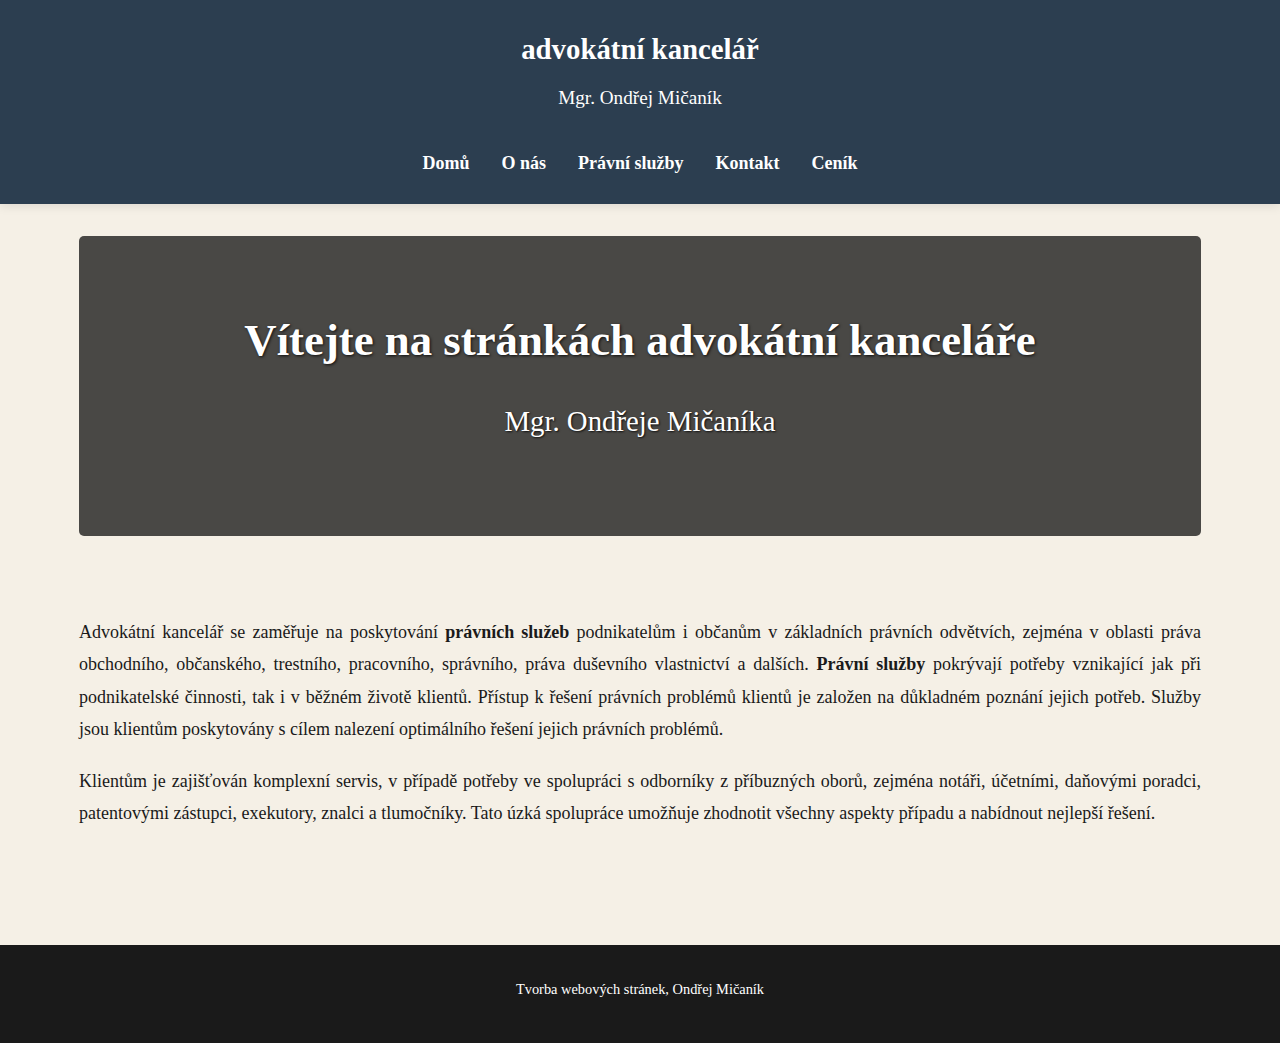
<file: index.html>
<!DOCTYPE html>
<html lang="cs">
<head>
    <meta charset="UTF-8">
    <meta name="viewport" content="width=device-width, initial-scale=1.0">
    <title>Advokátní kancelář Mgr. Ondřej Mičaník</title>
    <style>
        :root {
            --primary: #2c3e50;
            --secondary: #8e6c4d;
            --accent: #b5651d;
            --light: #f5f0e6;
            --dark: #1a1a1a;
        }
        
        * {
            margin: 0;
            padding: 0;
            box-sizing: border-box;
        }
        
        body {
            font-family: 'Georgia', serif;
            line-height: 1.8;
            color: var(--dark);
            background-color: var(--light);
            font-size: 18px;
        }
        
        .container {
            width: 90%;
            max-width: 1200px;
            margin: 0 auto;
            padding: 0 15px;
        }
        
        header {
            background-color: var(--primary);
            color: white;
            padding: 1.5rem 0;
            text-align: center;
            box-shadow: 0 2px 10px rgba(0,0,0,0.1);
        }
        
        .header-container {
            display: flex;
            flex-direction: column;
            align-items: center;
        }
        
        .logo {
            font-size: 1.8rem;
            font-weight: bold;
            margin-bottom: 0.5rem;
        }
        
        .logo h1 {
            font-size: 1.2rem;
            font-weight: normal;
            margin-top: 0.3rem;
        }
        
        nav ul {
            display: flex;
            list-style: none;
            margin-top: 1.5rem;
            flex-wrap: wrap;
            justify-content: center;
        }
        
        nav ul li {
            margin: 0 1rem;
        }
        
        nav ul li a {
            color: white;
            text-decoration: none;
            font-weight: bold;
            padding: 0.5rem 0;
            position: relative;
            transition: color 0.3s;
        }
        
        nav ul li a:hover {
            color: var(--accent);
        }
        
        nav ul li a::after {
            content: '';
            position: absolute;
            bottom: 0;
            left: 0;
            width: 0;
            height: 2px;
            background-color: var(--accent);
            transition: width 0.3s;
        }
        
        nav ul li a:hover::after {
            width: 100%;
        }
        
        .services-dropdown {
            position: relative;
        }
        
        .dropdown {
            display: none;
            position: absolute;
            top: 100%;
            left: 0;
            background-color: white;
            min-width: 250px;
            box-shadow: 0 8px 16px rgba(0,0,0,0.2);
            z-index: 100;
            border-radius: 5px;
            overflow: hidden;
        }
        
        .services-dropdown:hover .dropdown {
            display: block;
        }
        
        .dropdown a {
            color: var(--dark);
            padding: 12px 16px;
            text-decoration: none;
            display: block;
            text-align: left;
            border-bottom: 1px solid #eee;
            transition: background 0.3s;
        }
        
        .dropdown a:hover {
            background-color: var(--light);
            color: var(--accent);
        }
        
        .hero {
            text-align: center;
            padding: 4rem 1rem;
            margin: 2rem 0;
            background: linear-gradient(rgba(0,0,0,0.7), rgba(0,0,0,0.7)), url('https://via.placeholder.com/1200x600?text=Právní+Poradenství');
            background-size: cover;
            background-position: center;
            color: white;
            border-radius: 5px;
        }
        
        .hero h1 {
            font-size: 2.8rem;
            margin-bottom: 1rem;
            text-shadow: 1px 1px 3px rgba(0,0,0,0.8);
        }
        
        .hero h2 {
            font-size: 1.8rem;
            margin-bottom: 1.5rem;
            font-weight: normal;
            text-shadow: 1px 1px 2px rgba(0,0,0,0.8);
        }
        
        .content-section {
            padding: 3rem 0;
        }
        
        .content-section h2 {
            color: var(--primary);
            margin-bottom: 1.5rem;
            padding-bottom: 0.5rem;
            border-bottom: 2px solid var(--secondary);
            font-size: 2.2rem;
        }
        
        .content-section p {
            margin-bottom: 1.2rem;
            text-align: justify;
        }
        
        footer {
            background-color: var(--dark);
            color: white;
            text-align: center;
            padding: 2rem 0;
            margin-top: 3rem;
            font-size: 0.9rem;
        }
        
        footer p {
            margin-bottom: 0.5rem;
        }
        
        .modal {
            display: none;
            position: fixed;
            top: 0;
            left: 0;
            width: 100%;
            height: 100%;
            background-color: rgba(0,0,0,0.7);
            justify-content: center;
            align-items: center;
            z-index: 1000;
            overflow-y: auto;
        }
        
        .modal-content {
            background-color: white;
            padding: 40px;
            border-radius: 10px;
            width: 90%;
            max-width: 900px;
            position: relative;
            max-height: 90vh;
            overflow-y: auto;
            box-shadow: 0 5px 25px rgba(0,0,0,0.3);
            line-height: 1.8;
            font-size: 18px;
        }
        
        .close {
            position: absolute;
            top: 15px;
            right: 15px;
            font-size: 2rem;
            cursor: pointer;
            color: #333;
            transition: color 0.3s;
        }
        
        .close:hover {
            color: var(--accent);
        }
        
        .service-details h2 {
            color: var(--accent);
            margin-bottom: 1.5rem;
            font-size: 2.2rem;
            border-bottom: 2px solid var(--secondary);
            padding-bottom: 10px;
        }
        
        .service-details h3 {
            color: var(--primary);
            margin: 2rem 0 1rem;
            font-size: 1.6rem;
        }
        
        .service-details ul {
            padding-left: 1.5rem;
            margin-bottom: 1.5rem;
        }
        
        .service-details li {
            margin-bottom: 0.8rem;
            position: relative;
            padding-left: 1.5rem;
        }
        
        .service-details li::before {
            content: "•";
            color: var(--accent);
            font-weight: bold;
            display: inline-block;
            width: 1em;
            margin-left: -1.5rem;
            position: absolute;
            left: 0;
        }
        
        @media (max-width: 768px) {
            nav ul {
                flex-direction: column;
                align-items: center;
            }
            
            nav ul li {
                margin: 0.5rem 0;
            }
            
            .hero {
                padding: 2.5rem 1rem;
            }
            
            .hero h1 {
                font-size: 2.2rem;
            }
            
            .hero h2 {
                font-size: 1.5rem;
            }
            
            .content-section h2 {
                font-size: 1.8rem;
            }
            
            .services-dropdown .dropdown {
                position: static;
                min-width: 100%;
            }
            
            .modal-content {
                padding: 20px;
            }
        }
    </style>
</head>
<body>
    <header>
        <div class="container header-container">
            <div class="logo">
                <div>advokátní kancelář</div>
                <h1>Mgr. Ondřej Mičaník</h1>
            </div>
            <nav>
                <ul>
                    <li><a href="index.html">Domů</a></li>
                    <li><a href="onas.html">O nás</a></li>
                    <li class="services-dropdown">
                        <a href="pravni-sluzby.html">Právní služby</a>
                        <div class="dropdown">
                            <a class="service-link" onclick="openServiceModal('obcanske-pravo')">Občanské právo</a>
                            <a class="service-link" onclick="openServiceModal('obchodni-pravo')">Obchodní právo</a>
                            <a class="service-link" onclick="openServiceModal('nemovitosti')">Nemovitosti</a>
                            <a class="service-link" onclick="openServiceModal('pracovni-pravo')">Pracovní právo</a>
                            <a class="service-link" onclick="openServiceModal('dusevni-vlastnictvi')">Právo duševního vlastnictví</a>
                            <a class="service-link" onclick="openServiceModal('vymahani')">Vymáhání pohledávek</a>
                            <a class="service-link" onclick="openServiceModal('stavebni-pravo')">Stavební právo</a>
                            <a class="service-link" onclick="openServiceModal('pojistovaci-pravo')">Pojišťovací právo</a>
                            <a class="service-link" onclick="openServiceModal('trestni-pravo')">Trestní právo</a>
                            <a class="service-link" onclick="openServiceModal('insolvencni-pravo')">Insolvenční právo</a>
                            <a class="service-link" onclick="openServiceModal('rozvody')">Rozvody a vypořádání</a>
                        </div>
                    </li>
                    <li><a href="kontakt.html">Kontakt</a></li>
                    <li><a href="cenik.html">Ceník</a></li>
                </ul>
            </nav>
        </div>
    </header>

    <main class="container">
        <section class="hero">
            <h1>Vítejte na stránkách advokátní kanceláře</h1>
            <h2>Mgr. Ondřeje Mičaníka</h2>
        </section>

        <section class="content-section">
            <p>Advokátní kancelář se zaměřuje na poskytování <strong>právních služeb</strong> podnikatelům i občanům v základních právních odvětvích, zejména v oblasti práva obchodního, občanského, trestního, pracovního, správního, práva duševního vlastnictví a dalších. <strong>Právní služby</strong> pokrývají potřeby vznikající jak při podnikatelské činnosti, tak i v běžném životě klientů. Přístup k řešení právních problémů klientů je založen na důkladném poznání jejich potřeb. Služby jsou klientům poskytovány s cílem nalezení optimálního řešení jejich právních problémů.</p>
            
            <p>Klientům je zajišťován komplexní servis, v případě potřeby ve spolupráci s odborníky z příbuzných oborů, zejména notáři, účetními, daňovými poradci, patentovými zástupci, exekutory, znalci a tlumočníky. Tato úzká spolupráce umožňuje zhodnotit všechny aspekty případu a nabídnout nejlepší řešení.</p>
        </section>
    </main>

    <footer>
        <div class="container">
            <p>Tvorba webových stránek, Ondřej Mičaník</p>
        </div>
    </footer>

    <div id="serviceModal" class="modal">
        <div class="modal-content">
            <span class="close" onclick="closeServiceModal()">&times;</span>
            <div class="service-details" id="serviceDetails"></div>
        </div>
    </div>

    <script>
        function openServiceModal(serviceId) {
            const serviceContent = getServiceContent(serviceId);
            document.getElementById('serviceDetails').innerHTML = serviceContent;
            document.getElementById('serviceModal').style.display = 'flex';
        }
        
        function closeServiceModal() {
            document.getElementById('serviceModal').style.display = 'none';
        }
        
        function getServiceContent(serviceId) {
            const services = {
                'obcanske-pravo': `
                    <h2>Občanské právo</h2>
                    <h3>Vlastnické právo, zástavní právo, věcná břemena</h3>
                    <ul>
                        <li>převody vlastnického práva (nemovitosti, byty, podíly)</li>
                        <li>soudní ochrana vlastnického práva</li>
                        <li>zrušení a vypořádání spoluvlastnictví</li>
                        <li>vypořádání společného jmění manželů v souvislosti s rozvodem</li>
                        <li>soudní spory o vlastnictví</li>
                        <li>problematika věcných břemen</li>
                        <li>zástavní právo</li>
                    </ul>
                    
                    <h3>Občanskoprávní závazky</h3>
                    <ul>
                        <li>sepis a konzultace občanskoprávních smluv (kupní smlouvy, smlouvy o dílo, nájemní smlouvy apod.)</li>
                        <li>problematika náhrada škody a bezdůvodného obohacení</li>
                        <li>řešení sporů z občanskoprávních vztahů soudní i mimosoudní cestou zajištění závazků</li>
                        <li>vymáhání pohledávek z občanskoprávních závazkových vztahů</li>
                        <li>ochrana osobnosti (zejména vymáhání peněžitého zadostiučinění)</li>
                    </ul>
                    
                    <h3>Dědické právo</h3>
                    <ul>
                        <li>pomoc při sepisu závěti, listin o vydědění a dohod dědictví</li>
                        <li>zastupování v řízení o dědictví</li>
                    </ul>
                    
                    <h3>Exekuce a veřejné dražby</h3>
                    <ul>
                        <li>zastupování v exekučním řízení (návrhy na exekuce, obrana před exekucí)</li>
                        <li>problematika veřejných dražeb</li>
                    </ul>
                    
                    <p>Více viz. <a class="service-link" onclick="openServiceModal('nemovitosti')">Nemovitosti</a></p>
                `,
                'obchodni-pravo': `
                    <h2>Obchodní právo</h2>
                    <ul>
                        <li>zakládání a transformace obchodních společností</li>
                        <li>právní poradenství pro podnikatele a společnosti</li>
                        <li>obchodní smlouvy (kupní, dodavatelské, distribuce, franchising)</li>
                        <li>ochrana hospodářské soutěže</li>
                        <li>fúze a akvizice společností</li>
                        <li>likvidace společností</li>
                        <li>právo obchodních korporací (vztahy mezi společníky, valné hromady)</li>
                        <li>řešení obchodněprávních sporů</li>
                        <li>insolvence a reorganizace společností</li>
                    </ul>
                `,
                'nemovitosti': `
                    <h2>Nemovitosti</h2>
                    <ul>
                        <li>příprava smluv o převodech nemovitostí a bytů</li>
                        <li>převody členství v bytových družstvech</li>
                        <li>vypracování návrhů na zápis práv do katastru nemovitostí</li>
                        <li>zastupování v řízení před katastrálním úřadem</li>
                        <li>zástavní práva a věcná břemena k nemovitostem</li>
                        <li>bytové právo - nájem a podnájem bytů - smlouvy, výpovědi z nájmu</li>
                        <li>vypořádání bydlení v souvislosti s rozvodem</li>
                        <li>zakládání společenství vlastníků jednotek a bytových družstev, zpracování jejich stanov</li>
                        <li>nebytové prostory - smlouvy o nájmu a podnájmu</li>
                        <li>řešení sporů souvisejících s vlastnictvím a nájmem nemovitostí, bytů a nebytových prostor (žaloby o určení vlastnického práva, žaloby na ochranu vlastnického práva, spory o platnost nájemních smluv, spory týkající se skončení nájemních vztahů apod.)</li>
                    </ul>
                `,
                'pracovni-pravo': `
                    <h2>Pracovní právo</h2>
                    <ul>
                        <li>příprava a konzultace pracovních smluv</li>
                        <li>konzultace pracovněprávních úkonů zaměstnavatele (jmenování a odvolávání vedoucích zaměstnanců, rozvázání pracovního poměru apod.)</li>
                        <li>manažerské smlouvy</li>
                        <li>náhrada škody v pracovněprávních vztazích - dohody o hmotné odpovědnosti</li>
                        <li>zpracování interních pracovněprávních dokumentů zaměstnavatele (pracovní řády, prémiové řády apod.)</li>
                        <li>zastupování v pracovněprávních sporech</li>
                    </ul>
                `,
                'dusevni-vlastnictvi': `
                    <h2>Právo duševního vlastnictví</h2>
                    <ul>
                        <li>autorské právo a práva související s právem autorským</li>
                        <li>průmyslová práva (patenty, užitné vzory, průmyslové vzory)</li>
                        <li>ochranné známky - registrace, převody, licence, ochrana před neoprávněnými zásahy</li>
                        <li>zastoupení v řízení před Úřadem průmyslového vlastnictví</li>
                        <li>soudní spory související s duševním vlastnictvím</li>
                    </ul>
                `,
                'vymahani': `
                    <h2>Vymáhání pohledávek</h2>
                    <ul>
                        <li>vymáhání pohledávek cestou soudního, rozhodčího řízení</li>
                        <li>mimosoudní vymáhání pohledávek (vyjednání a zpracování dohod o splácení dluhu)</li>
                        <li>zprostředkování odprodeje a odkupu pohledávek</li>
                        <li>zajištění pohledávek (zástavní práva, směnky, zajišťovací převody práv)</li>
                        <li>vymáhání pohledávek v rámci exekuce</li>
                        <li>evidence a správa pohledávek věřitelů</li>
                        <li>uplatňování pohledávek v insolvenčním řízení</li>
                    </ul>
                `,
                'stavebni-pravo': `
                    <h2>Stavební právo</h2>
                    <ul>
                        <li>zastupování v řízení před stavebními úřady</li>
                    </ul>
                `,
                'pojistovaci-pravo': `
                    <h2>Pojišťovací právo</h2>
                    <ul>
                        <li>konzultace pojistných smluv</li>
                        <li>uplatňování práv z pojistné smlouvy</li>
                        <li>řešení sporů z pojistných smluv</li>
                        <li>právní servis poskytovaný pojšťovacím zprostředkovatelům</li>
                    </ul>
                `,
                'trestni-pravo': `
                    <h2>Trestní právo</h2>
                    <ul>
                        <li>obhajoba obviněného v trestním řízení</li>
                        <li>zastupování poškozeného v trestním řízení při vymáhání náhrady škody způsobené trestným činem</li>
                        <li>zpracování trestních oznámení</li>
                        <li>poradenství podnikatelům a členům orgánů obchodních korporací při jejich činnosti za účelem prevence trestní odpovědnosti</li>
                    </ul>
                `,
                'insolvencni-pravo': `
                    <h2>Insolvenční právo</h2>
                    <ul>
                        <li>insolvenční návrhy</li>
                        <li>přihlášky pohledávek do insolvenčního řízení</li>
                        <li>zastupování věřitelů v insolvenčním řízení</li>
                        <li>zastoupení v incidenčních sporech</li>
                    </ul>
                `,
                'rozvody': `
                    <h2>Rozvody a vypořádání společného jmění</h2>
                    <ul>
                        <li>rozvody</li>
                        <li>soudní i mimosoudní vypořádání společného jmění</li>
                        <li>úprava rozsahu společného jmění</li>
                    </ul>
                `
            };
            
            return services[serviceId] || '<h2>Služba nenalezena</h2><p>Požadovaná služba není k dispozici.</p>';
        }
        
        window.onclick = function(event) {
            const modal = document.getElementById('serviceModal');
            if (event.target === modal) {
                closeServiceModal();
            }
        }
    </script>
</body>
</html>
</file>
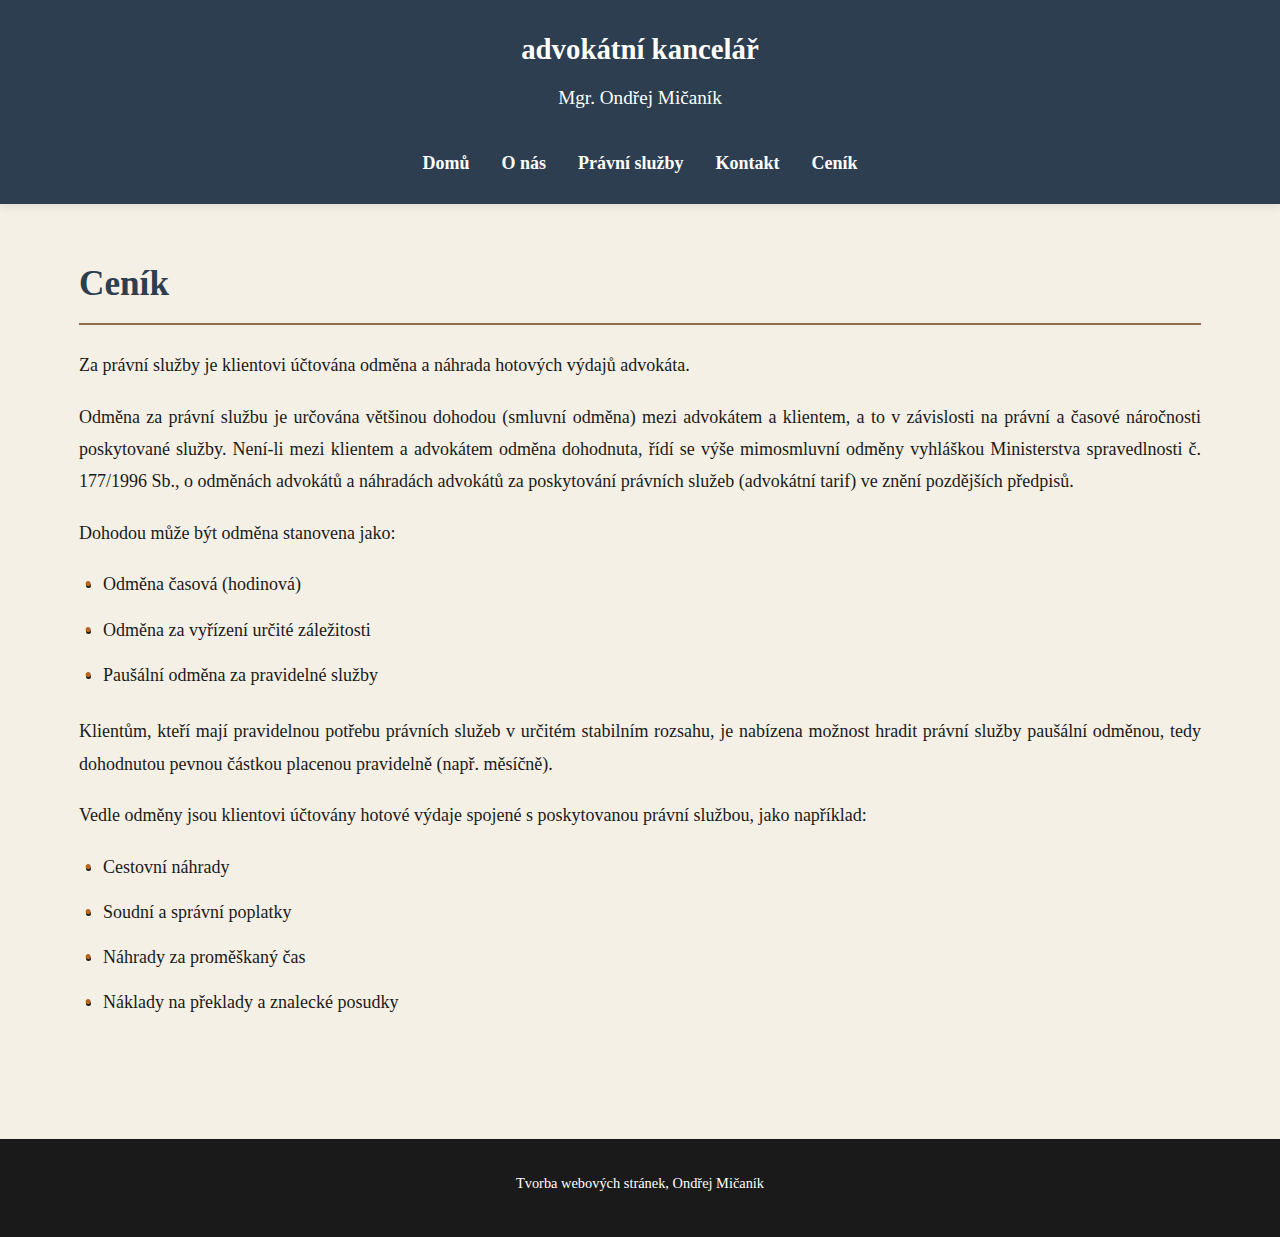
<file: cenik.html>
<!DOCTYPE html>
<html lang="cs">
<head>
    <meta charset="UTF-8">
    <meta name="viewport" content="width=device-width, initial-scale=1.0">
    <title>Ceník | Advokátní kancelář Mgr. Ondřej Mičaník</title>
    <link rel="stylesheet" href="style.css">
</head>
<body>
    <header>
        <div class="container header-container">
            <div class="logo">
                <div>advokátní kancelář</div>
                <h1>Mgr. Ondřej Mičaník</h1>
            </div>
            <nav>
                <ul>
                    <li><a href="index.html">Domů</a></li>
                    <li><a href="onas.html">O nás</a></li>
                    <li><a href="pravni-sluzby.html">Právní služby</a></li>
                    <li><a href="kontakt.html">Kontakt</a></li>
                    <li><a href="cenik.html">Ceník</a></li>
                </ul>
            </nav>
        </div>
    </header>

    <main class="container">
        <section class="content-section">
            <h2>Ceník</h2>
            
            <p>Za právní služby je klientovi účtována odměna a náhrada hotových výdajů advokáta.</p>
            
            <p>Odměna za právní službu je určována většinou dohodou (smluvní odměna) mezi advokátem a klientem, a to v závislosti na právní a časové náročnosti poskytované služby. Není-li mezi klientem a advokátem odměna dohodnuta, řídí se výše mimosmluvní odměny vyhláškou Ministerstva spravedlnosti č. 177/1996 Sb., o odměnách advokátů a náhradách advokátů za poskytování právních služeb (advokátní tarif) ve znění pozdějších předpisů.</p>
            
            <p>Dohodou může být odměna stanovena jako:</p>
            
            <ul>
                <li>Odměna časová (hodinová)</li>
                <li>Odměna za vyřízení určité záležitosti</li>
                <li>Paušální odměna za pravidelné služby</li>
            </ul>
            
            <p>Klientům, kteří mají pravidelnou potřebu právních služeb v určitém stabilním rozsahu, je nabízena možnost hradit právní služby paušální odměnou, tedy dohodnutou pevnou částkou placenou pravidelně (např. měsíčně).</p>
            
            <p>Vedle odměny jsou klientovi účtovány hotové výdaje spojené s poskytovanou právní službou, jako například:</p>
            
            <ul>
                <li>Cestovní náhrady</li>
                <li>Soudní a správní poplatky</li>
                <li>Náhrady za proměškaný čas</li>
                <li>Náklady na překlady a znalecké posudky</li>
            </ul>
        </section>
    </main>

    <footer>
        <div class="container">
            <p>Tvorba webových stránek, Ondřej Mičaník</p>
        </div>
    </footer>
</body>
</html>
</file>
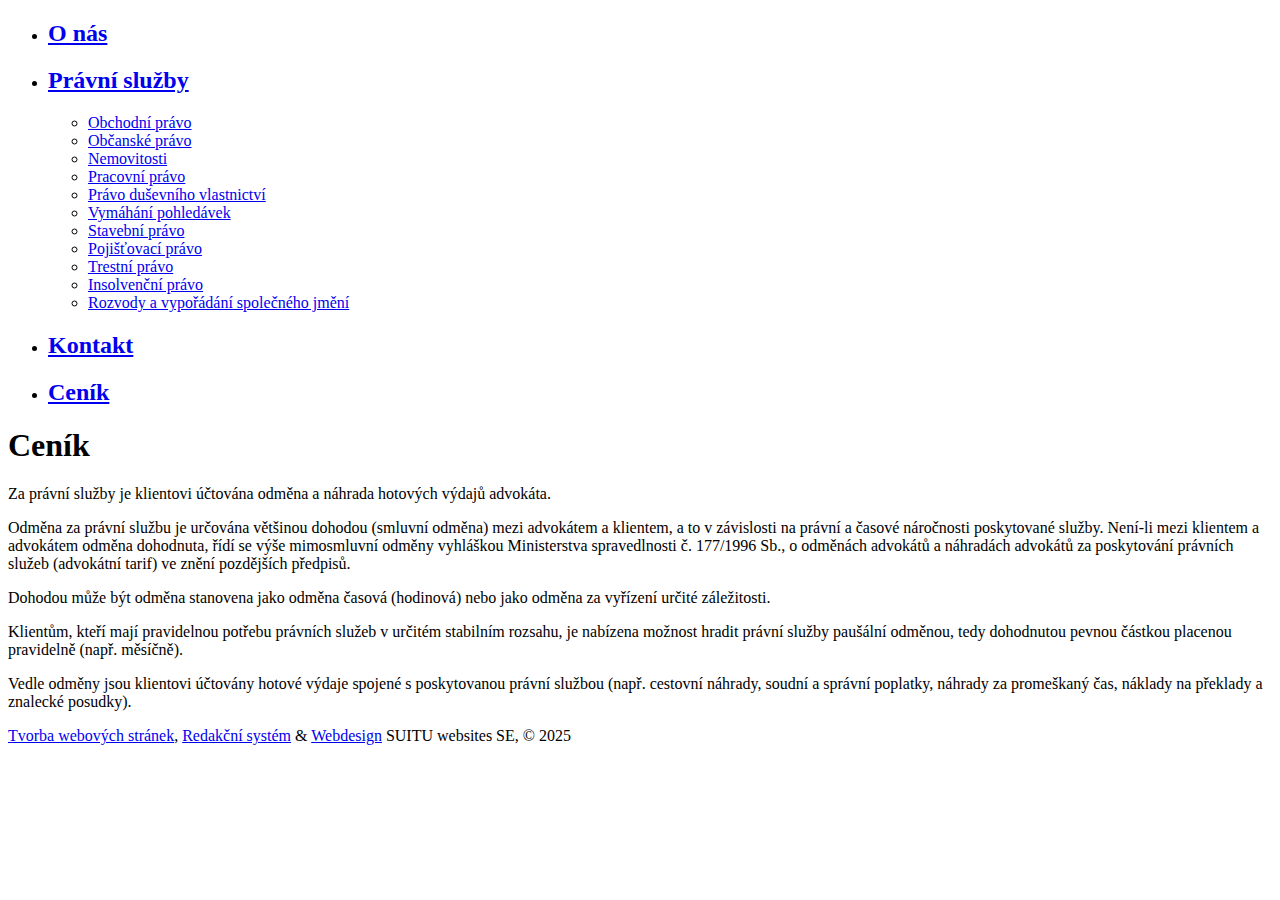
<file: Ceník.html>
<!DOCTYPE html PUBLIC "-//W3C//DTD XHTML 1.0 Transitional//EN" "http://www.w3.org/TR/xhtml1/DTD/xhtml1-transitional.dtd">
<html xmlns="http://www.w3.org/1999/xhtml">
<head>
<meta http-equiv="Content-Type" content="text/html; charset=UTF-8" />
<meta http-equiv="Content-Language" content="cs" />
<meta name="robots" content="index,follow" />
<meta name="description" content="Advokátní kancelář Ostrava je zastoupena Mgr. Ondřejem Mičaníkem. Nabízíme právní služby v Ostravě a okolí." />
<meta name="keywords" content="Advokátní kancelář Ostrava, Advokátní kancelář v Ostravě, advokát Ostrava, právník Ostrava" />
<meta name="author" content="Malota Production s.r.o." />
<title>Ceník - Advokátní kancelář Ostrava</title>
<base href="http://www.micanik-advokat.cz/" />
<link rel="stylesheet" href="theme.css" type="text/css" />
<link rel="stylesheet" href="styles.css" type="text/css" />
<link rel="stylesheet" href="h_menu.css" type="text/css" />
<link rel="stylesheet" href="settings.css" type="text/css" />
<link rel="stylesheet" href="//data.easoo.cz/prettyphoto/prettyphoto.min.css" type="text/css" media="screen" /><link rel="stylesheet" href="//data.easoo.cz/css/easoo.css" type="text/css" media="screen" /><script type="text/javascript" src="//data.easoo.cz/jquery/jquery-1.4.min.js"></script><script type="text/javascript" src="//data.easoo.cz/prettyphoto/jquery.prettyphoto3.min.js"></script><!--[if IE]>
<style type="text/css" media="screen">
 #menu ul li {float: left; width: 100%;}
</style>
<![endif]-->
<!--[if lt IE 7]>
<style type="text/css" media="screen">
body {
behavior: url(csshover.htc);
font-size: 100%;
} 
#menu ul li {float: left; width: 100%;}
#menu ul li a {height: 1%;} 
</style>
<![endif]-->
</head>
<body>
<div class="back">
  <div class="backin">
    <div class="middle">
      <div class="header">
        <div id="menu">
        	<ul ><li><h2><a href='o-nas' target='_self' title='O nás' >O nás</a></h2></li></ul>
<ul ><li><h2><a href='pravni-sluzby' target='_self' title='Právní služby' >Právní služby</a></h2><ul class='sub'><li><a href='pravni-sluzby/obchodni-pravo' target='_self' title='Obchodní právo' >Obchodní právo</a></li><li><a href='pravni-sluzby/obcanske-pravo' target='_self' title='Občanské právo' >Občanské právo</a></li><li><a href='pravni-sluzby/nemovitosti' target='_self' title='Nemovitosti' >Nemovitosti</a></li><li><a href='pravni-sluzby/pracovni-pravo' target='_self' title='Pracovní právo' >Pracovní právo</a></li><li><a href='pravni-sluzby/pravo-dusevniho-vlastnictvi' target='_self' title='Právo duševního vlastnictví' >Právo duševního vlastnictví</a></li><li><a href='pravni-sluzby/vymahani-pohledavek' target='_self' title='Vymáhání pohledávek' >Vymáhání pohledávek</a></li><li><a href='pravni-sluzby/stavebni-pravo' target='_self' title='Stavební právo' >Stavební právo</a></li><li><a href='pravni-sluzby/pojistovaci-pravo' target='_self' title='Pojišťovací právo' >Pojišťovací právo</a></li><li><a href='pravni-sluzby/trestni-pravo' target='_self' title='Trestní právo' >Trestní právo</a></li><li><a href='pravni-sluzby/insolvencni-pravo' target='_self' title='Insolvenční právo' >Insolvenční právo</a></li><li><a href='pravni-sluzby/rozvody-a-vyporadani-spolecneho-jmeni' target='_self' title='Rozvody a vypořádání společného jmění' >Rozvody a vypořádání společného jmění</a></li></ul></li></ul>
<ul ><li><h2><a href='kontakt' target='_self' title='Kontakt' >Kontakt</a></h2></li></ul>
<ul ><li><h2><a href='cenik' target='_self' title='Ceník' >Ceník</a></h2></li></ul>
      	</div>
	  </div>	
      <div class="middlein">
        <div class="middlein-top">
        <div class="left">
          <div class="text">
             <div class='easoo-page-content'><h1>Ceník</h1>
<p>Za právní služby je klientovi účtována odměna a náhrada hotových výdajů advokáta.</p>
<p>Odměna za právní službu je určována většinou&nbsp;dohodou (smluvní odměna)&nbsp;mezi advokátem a klientem, a to v závislosti na právní a časové náročnosti poskytované služby. Není-li mezi klientem a advokátem odměna dohodnuta, řídí se výše&nbsp;mimosmluvní odměny&nbsp;vyhláškou Ministerstva spravedlnosti č. 177/1996 Sb., o odměnách advokátů a náhradách advokátů za poskytování právních služeb (advokátní tarif) ve znění pozdějších předpisů.</p>
<p>Dohodou může být odměna stanovena jako odměna časová (hodinová) nebo jako odměna za vyřízení určité záležitosti.</p>
<p>Klientům, kteří mají pravidelnou potřebu právních služeb v určitém stabilním rozsahu, je nabízena možnost hradit právní služby&nbsp;paušální odměnou, tedy dohodnutou pevnou částkou placenou pravidelně (např. měsíčně).&nbsp;</p>
<p>Vedle odměny jsou klientovi účtovány&nbsp;hotové výdaje&nbsp;spojené s poskytovanou právní službou (např. cestovní náhrady, soudní a správní poplatky, náhrady za promeškaný čas, náklady na překlady a znalecké posudky).</p></div>          </div>
        </div>
        <div class="right">
                    </div>
        <div class="clear"></div>
        <div class="middlein-bottom"></div>
        </div>
      </div>
    </div>
  </div>
  <div class="bottom">
    <div class="bottomin">
      <div class="copy">
      	<a title='Tvorba webov&yacute;ch str&aacute;nek' target='_blank' href='http://www.suitu.cz'>Tvorba webov&yacute;ch str&aacute;nek</a>, <a title='Redakčn&iacute; syst&eacute;m' target='_blank' href='http://www.suitu.cz'>Redakčn&iacute; syst&eacute;m</a> &amp; <a title='Webdesign' target='_blank' href='http://www.suitu.cz'>Webdesign</a> SUITU websites SE, &copy; 2025      </div>
    </div>
  </div>
</div>
</div>
</body>
</html>
</file>
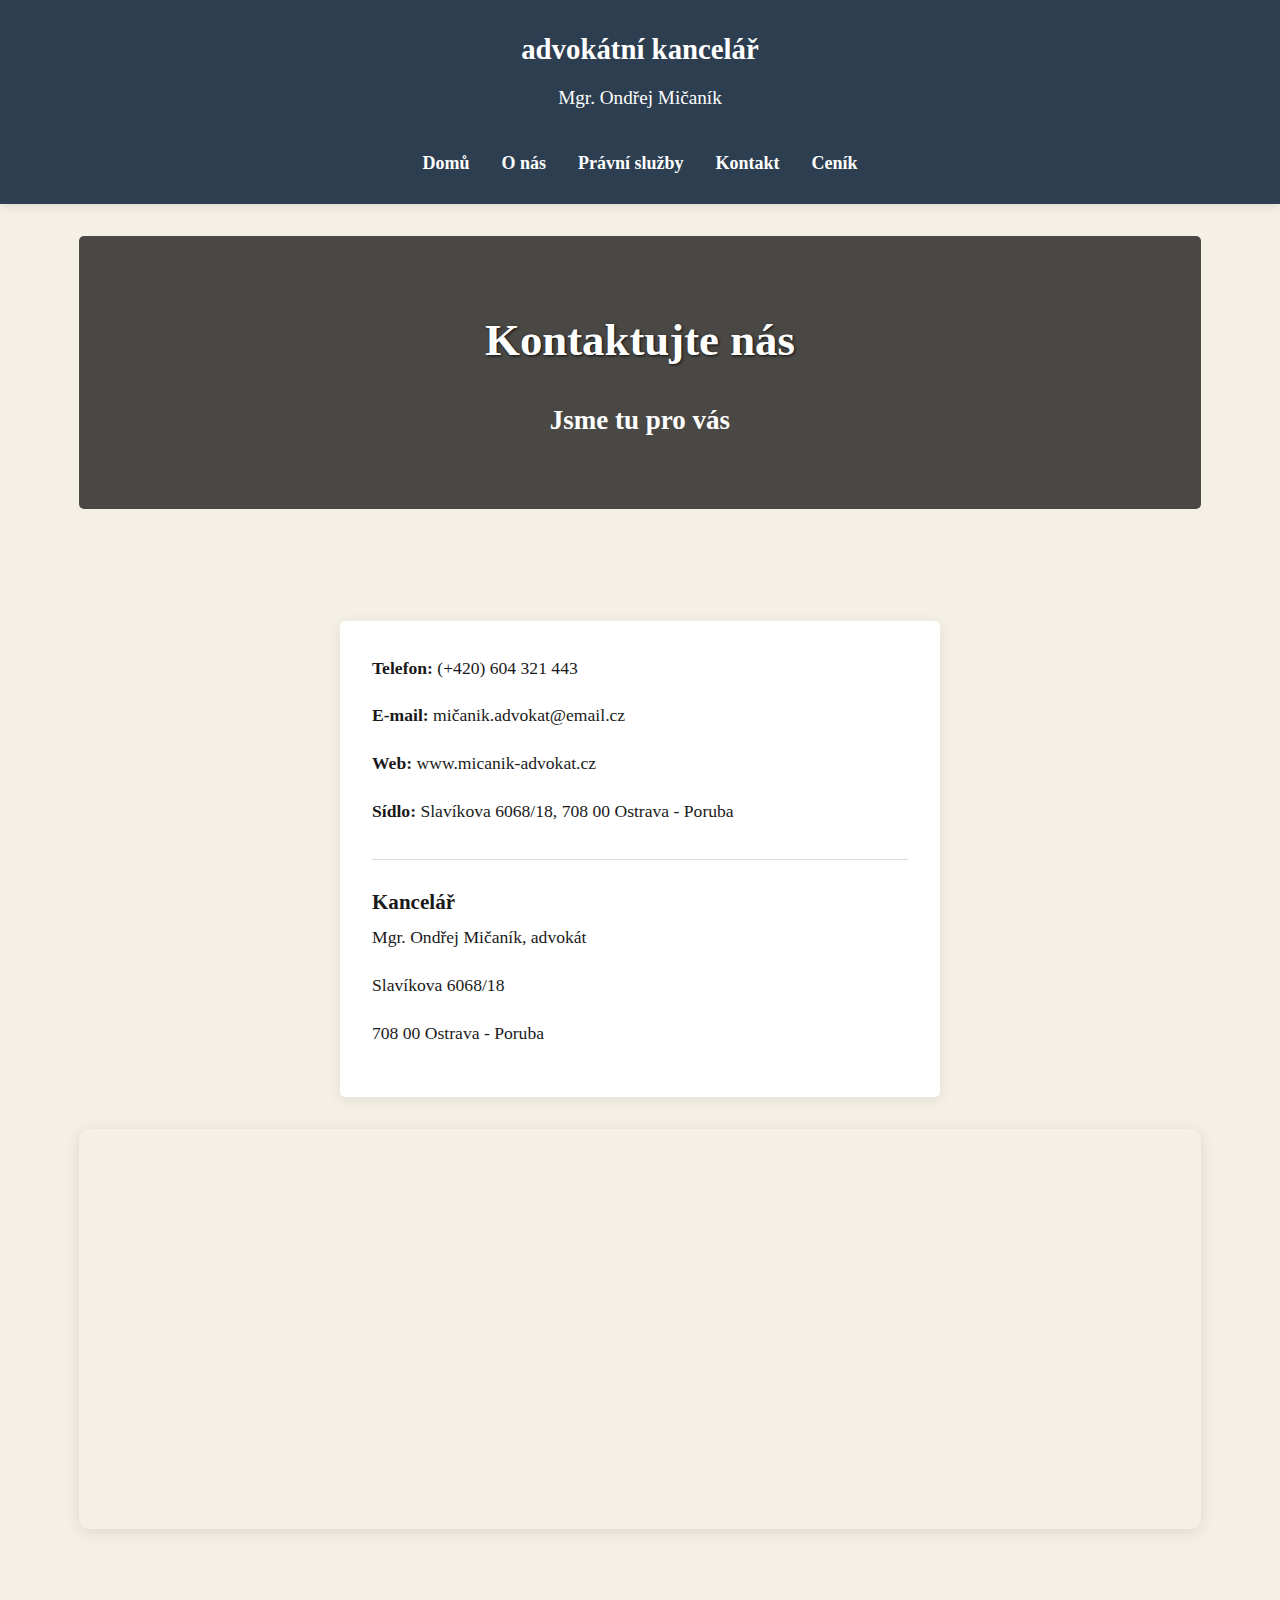
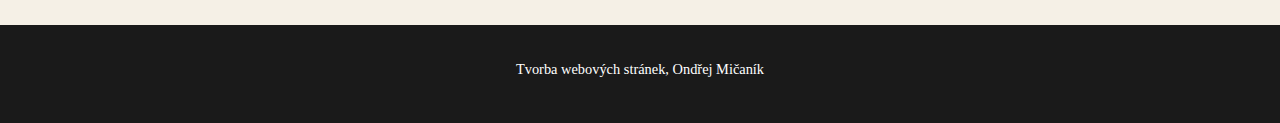
<file: Kontakt.html>
<!DOCTYPE html>
<html lang="cs">
<head>
    <meta charset="UTF-8">
    <meta name="viewport" content="width=device-width, initial-scale=1.0">
    <title>Kontakt | Advokátní kancelář Mgr. Ondřej Mičaník</title>
    <style>
        /* Všechny styly z index.html */
        :root {
            --primary: #2c3e50;
            --secondary: #8e6c4d;
            --accent: #b5651d;
            --light: #f5f0e6;
            --dark: #1a1a1a;
        }
        
        * {
            margin: 0;
            padding: 0;
            box-sizing: border-box;
        }
        
        body {
            font-family: 'Georgia', serif;
            line-height: 1.8;
            color: var(--dark);
            background-color: var(--light);
            font-size: 18px;
        }
        
        .container {
            width: 90%;
            max-width: 1200px;
            margin: 0 auto;
            padding: 0 15px;
        }
        
        header {
            background-color: var(--primary);
            color: white;
            padding: 1.5rem 0;
            text-align: center;
            box-shadow: 0 2px 10px rgba(0,0,0,0.1);
        }
        
        .header-container {
            display: flex;
            flex-direction: column;
            align-items: center;
        }
        
        .logo {
            font-size: 1.8rem;
            font-weight: bold;
            margin-bottom: 0.5rem;
        }
        
        .logo h1 {
            font-size: 1.2rem;
            font-weight: normal;
            margin-top: 0.3rem;
        }
        
        nav ul {
            display: flex;
            list-style: none;
            margin-top: 1.5rem;
            flex-wrap: wrap;
            justify-content: center;
        }
        
        nav ul li {
            margin: 0 1rem;
        }
        
        nav ul li a {
            color: white;
            text-decoration: none;
            font-weight: bold;
            padding: 0.5rem 0;
            position: relative;
            transition: color 0.3s;
        }
        
        nav ul li a:hover {
            color: var(--accent);
        }
        
        nav ul li a::after {
            content: '';
            position: absolute;
            bottom: 0;
            left: 0;
            width: 0;
            height: 2px;
            background-color: var(--accent);
            transition: width 0.3s;
        }
        
        nav ul li a:hover::after {
            width: 100%;
        }
        
        .services-dropdown {
            position: relative;
        }
        
        .dropdown {
            display: none;
            position: absolute;
            top: 100%;
            left: 0;
            background-color: white;
            min-width: 250px;
            box-shadow: 0 8px 16px rgba(0,0,0,0.2);
            z-index: 100;
            border-radius: 5px;
            overflow: hidden;
        }
        
        .services-dropdown:hover .dropdown {
            display: block;
        }
        
        .dropdown a {
            color: var(--dark);
            padding: 12px 16px;
            text-decoration: none;
            display: block;
            text-align: left;
            border-bottom: 1px solid #eee;
            transition: background 0.3s;
        }
        
        .dropdown a:hover {
            background-color: var(--light);
            color: var(--accent);
        }
        
        .hero {
            text-align: center;
            padding: 4rem 1rem;
            margin: 2rem 0;
            background: linear-gradient(rgba(0,0,0,0.7), rgba(0,0,0,0.7)), url('https://via.placeholder.com/1200x600?text=Kontakt');
            background-size: cover;
            background-position: center;
            color: white;
            border-radius: 5px;
        }
        
        .hero h1 {
            font-size: 2.8rem;
            margin-bottom: 1rem;
            text-shadow: 1px 1px 3px rgba(0,0,0,0.8);
        }
        
        .content-section {
            padding: 3rem 0;
        }
        
        .content-section h2 {
            color: var(--primary);
            margin-bottom: 1.5rem;
            padding-bottom: 0.5rem;
            border-bottom: 2px solid var(--secondary);
            font-size: 2.2rem;
        }
        
        .contact-info {
            background: white;
            padding: 2rem;
            border-radius: 5px;
            box-shadow: 0 3px 15px rgba(0,0,0,0.08);
            margin-top: 2rem;
            max-width: 600px;
            margin-left: auto;
            margin-right: auto;
        }
        
        .contact-info p {
            margin-bottom: 1rem;
            font-size: 1.1rem;
        }
        
        .office {
            margin-top: 2rem;
            padding-top: 1.5rem;
            border-top: 1px solid #ddd;
        }
        
        .map-container {
            margin-top: 2rem;
            height: 400px;
            border-radius: 10px;
            overflow: hidden;
            box-shadow: 0 3px 15px rgba(0,0,0,0.1);
        }
        
        .map-container iframe {
            width: 100%;
            height: 100%;
            border: 0;
        }
        
        footer {
            background-color: var(--dark);
            color: white;
            text-align: center;
            padding: 2rem 0;
            margin-top: 3rem;
            font-size: 0.9rem;
        }
        
        footer p {
            margin-bottom: 0.5rem;
        }
        
        .modal {
            display: none;
            position: fixed;
            top: 0;
            left: 0;
            width: 100%;
            height: 100%;
            background-color: rgba(0,0,0,0.7);
            justify-content: center;
            align-items: center;
            z-index: 1000;
            overflow-y: auto;
        }
        
        .modal-content {
            background-color: white;
            padding: 40px;
            border-radius: 10px;
            width: 90%;
            max-width: 900px;
            position: relative;
            max-height: 90vh;
            overflow-y: auto;
            box-shadow: 0 5px 25px rgba(0,0,0,0.3);
            line-height: 1.8;
            font-size: 18px;
        }
        
        .close {
            position: absolute;
            top: 15px;
            right: 15px;
            font-size: 2rem;
            cursor: pointer;
            color: #333;
            transition: color 0.3s;
        }
        
        .close:hover {
            color: var(--accent);
        }
        
        .service-details h2 {
            color: var(--accent);
            margin-bottom: 1.5rem;
            font-size: 2.2rem;
            border-bottom: 2px solid var(--secondary);
            padding-bottom: 10px;
        }
        
        .service-details h3 {
            color: var(--primary);
            margin: 2rem 0 1rem;
            font-size: 1.6rem;
        }
        
        .service-details ul {
            padding-left: 1.5rem;
            margin-bottom: 1.5rem;
        }
        
        .service-details li {
            margin-bottom: 0.8rem;
            position: relative;
            padding-left: 1.5rem;
        }
        
        .service-details li::before {
            content: "•";
            color: var(--accent);
            font-weight: bold;
            display: inline-block;
            width: 1em;
            margin-left: -1.5rem;
            position: absolute;
            left: 0;
        }
        
        @media (max-width: 768px) {
            nav ul {
                flex-direction: column;
                align-items: center;
            }
            
            nav ul li {
                margin: 0.5rem 0;
            }
            
            .hero {
                padding: 2.5rem 1rem;
            }
            
            .hero h1 {
                font-size: 2.2rem;
            }
            
            .content-section h2 {
                font-size: 1.8rem;
            }
            
            .services-dropdown .dropdown {
                position: static;
                min-width: 100%;
            }
            
            .map-container {
                height: 300px;
            }
            
            .modal-content {
                padding: 20px;
            }
        }
    </style>
</head>
<body>
    <header>
        <div class="container header-container">
            <div class="logo">
                <div>advokátní kancelář</div>
                <h1>Mgr. Ondřej Mičaník</h1>
            </div>
            <nav>
                <ul>
                    <li><a href="index.html">Domů</a></li>
                    <li><a href="onas.html">O nás</a></li>
                    <li class="services-dropdown">
                        <a href="pravni-sluzby.html">Právní služby</a>
                        <div class="dropdown">
                            <a class="service-link" onclick="openServiceModal('obcanske-pravo')">Občanské právo</a>
                            <a class="service-link" onclick="openServiceModal('obchodni-pravo')">Obchodní právo</a>
                            <a class="service-link" onclick="openServiceModal('nemovitosti')">Nemovitosti</a>
                            <a class="service-link" onclick="openServiceModal('pracovni-pravo')">Pracovní právo</a>
                            <a class="service-link" onclick="openServiceModal('dusevni-vlastnictvi')">Právo duševního vlastnictví</a>
                            <a class="service-link" onclick="openServiceModal('vymahani')">Vymáhání pohledávek</a>
                            <a class="service-link" onclick="openServiceModal('stavebni-pravo')">Stavební právo</a>
                            <a class="service-link" onclick="openServiceModal('pojistovaci-pravo')">Pojišťovací právo</a>
                            <a class="service-link" onclick="openServiceModal('trestni-pravo')">Trestní právo</a>
                            <a class="service-link" onclick="openServiceModal('insolvencni-pravo')">Insolvenční právo</a>
                            <a class="service-link" onclick="openServiceModal('rozvody')">Rozvody a vypořádání</a>
                        </div>
                    </li>
                    <li><a href="kontakt.html">Kontakt</a></li>
                    <li><a href="cenik.html">Ceník</a></li>
                </ul>
            </nav>
        </div>
    </header>

    <main class="container">
        <section class="hero">
            <h1>Kontaktujte nás</h1>
            <h2>Jsme tu pro vás</h2>
        </section>

        <section class="content-section">
            <div class="contact-info">
                <p><strong>Telefon:</strong> (+420) 604 321 443</p>
                <p><strong>E-mail:</strong> mičanik.advokat@email.cz</p>
                <p><strong>Web:</strong> www.micanik-advokat.cz</p>
                <p><strong>Sídlo:</strong> Slavíkova 6068/18, 708 00 Ostrava - Poruba</p>
                
                <div class="office">
                    <h3>Kancelář</h3>
                    <p>Mgr. Ondřej Mičaník, advokát</p>
                    <p>Slavíkova 6068/18</p>
                    <p>708 00 Ostrava - Poruba</p>
                </div>
            </div>
            
            <div class="map-container">
                <iframe src="https://www.google.com/maps/embed?pb=!1m18!1m12!1m3!1d2568.5860373891385!2d18.16134997699218!3d49.9367473714712!2m3!1f0!2f0!3f0!3m2!1i1024!2i768!4f13.1!3m3!1m2!1s0x4713f9c1c2a1e30f%3A0x28f4d4c9b8d3f1f1!2sSlav%C3%ADkova%206068%2F18%2C%20708%2000%20Ostrava-Poruba!5e0!3m2!1scs!2scz!4v1690280328005!5m2!1scs!2scz" 
                        allowfullscreen="" 
                        loading="lazy" 
                        referrerpolicy="no-referrer-when-downgrade"
                        style="border-radius: 10px;">
                </iframe>
            </div>
        </section>
    </main>

    <footer>
        <div class="container">
            <p>Tvorba webových stránek, Ondřej Mičaník</p>
        </div>
    </footer>

    <div id="serviceModal" class="modal">
        <div class="modal-content">
            <span class="close" onclick="closeServiceModal()">&times;</span>
            <div class="service-details" id="serviceDetails"></div>
        </div>
    </div>

    <script>
        function openServiceModal(serviceId) {
            const serviceContent = getServiceContent(serviceId);
            document.getElementById('serviceDetails').innerHTML = serviceContent;
            document.getElementById('serviceModal').style.display = 'flex';
        }
        
        function closeServiceModal() {
            document.getElementById('serviceModal').style.display = 'none';
        }
        
        function getServiceContent(serviceId) {
            const services = {
                'obcanske-pravo': `
                    <h2>Občanské právo</h2>
                    <h3>Vlastnické právo, zástavní právo, věcná břemena</h3>
                    <ul>
                        <li>převody vlastnického práva (nemovitosti, byty, podíly)</li>
                        <li>soudní ochrana vlastnického práva</li>
                        <li>zrušení a vypořádání spoluvlastnictví</li>
                        <li>vypořádání společného jmění manželů v souvislosti s rozvodem</li>
                        <li>soudní spory o vlastnictví</li>
                        <li>problematika věcných břemen</li>
                        <li>zástavní právo</li>
                    </ul>
                    
                    <h3>Občanskoprávní závazky</h3>
                    <ul>
                        <li>sepis a konzultace občanskoprávních smluv (kupní smlouvy, smlouvy o dílo, nájemní smlouvy apod.)</li>
                        <li>problematika náhrada škody a bezdůvodného obohacení</li>
                        <li>řešení sporů z občanskoprávních vztahů soudní i mimosoudní cestou zajištění závazků</li>
                        <li>vymáhání pohledávek z občanskoprávních závazkových vztahů</li>
                        <li>ochrana osobnosti (zejména vymáhání peněžitého zadostiučinění)</li>
                    </ul>
                    
                    <h3>Dědické právo</h3>
                    <ul>
                        <li>pomoc při sepisu závěti, listin o vydědění a dohod dědictví</li>
                        <li>zastupování v řízení o dědictví</li>
                    </ul>
                    
                    <h3>Exekuce a veřejné dražby</h3>
                    <ul>
                        <li>zastupování v exekučním řízení (návrhy na exekuce, obrana před exekucí)</li>
                        <li>problematika veřejných dražeb</li>
                    </ul>
                    
                    <p>Více viz. <a class="service-link" onclick="openServiceModal('nemovitosti')">Nemovitosti</a></p>
                `,
                'obchodni-pravo': `
                    <h2>Obchodní právo</h2>
                    <ul>
                        <li>zakládání a transformace obchodních společností</li>
                        <li>právní poradenství pro podnikatele a společnosti</li>
                        <li>obchodní smlouvy (kupní, dodavatelské, distribuce, franchising)</li>
                        <li>ochrana hospodářské soutěže</li>
                        <li>fúze a akvizice společností</li>
                        <li>likvidace společností</li>
                        <li>právo obchodních korporací (vztahy mezi společníky, valné hromady)</li>
                        <li>řešení obchodněprávních sporů</li>
                        <li>insolvence a reorganizace společností</li>
                    </ul>
                `,
                'nemovitosti': `
                    <h2>Nemovitosti</h2>
                    <ul>
                        <li>příprava smluv o převodech nemovitostí a bytů</li>
                        <li>převody členství v bytových družstvech</li>
                        <li>vypracování návrhů na zápis práv do katastru nemovitostí</li>
                        <li>zastupování v řízení před katastrálním úřadem</li>
                        <li>zástavní práva a věcná břemena k nemovitostem</li>
                        <li>bytové právo - nájem a podnájem bytů - smlouvy, výpovědi z nájmu</li>
                        <li>vypořádání bydlení v souvislosti s rozvodem</li>
                        <li>zakládání společenství vlastníků jednotek a bytových družstev, zpracování jejich stanov</li>
                        <li>nebytové prostory - smlouvy o nájmu a podnájmu</li>
                        <li>řešení sporů souvisejících s vlastnictvím a nájmem nemovitostí, bytů a nebytových prostor (žaloby o určení vlastnického práva, žaloby na ochranu vlastnického práva, spory o platnost nájemních smluv, spory týkající se skončení nájemních vztahů apod.)</li>
                    </ul>
                `,
                'pracovni-pravo': `
                    <h2>Pracovní právo</h2>
                    <ul>
                        <li>příprava a konzultace pracovních smluv</li>
                        <li>konzultace pracovněprávních úkonů zaměstnavatele (jmenování a odvolávání vedoucích zaměstnanců, rozvázání pracovního poměru apod.)</li>
                        <li>manažerské smlouvy</li>
                        <li>náhrada škody v pracovněprávních vztazích - dohody o hmotné odpovědnosti</li>
                        <li>zpracování interních pracovněprávních dokumentů zaměstnavatele (pracovní řády, prémiové řády apod.)</li>
                        <li>zastupování v pracovněprávních sporech</li>
                    </ul>
                `,
                'dusevni-vlastnictvi': `
                    <h2>Právo duševního vlastnictví</h2>
                    <ul>
                        <li>autorské právo a práva související s právem autorským</li>
                        <li>průmyslová práva (patenty, užitné vzory, průmyslové vzory)</li>
                        <li>ochranné známky - registrace, převody, licence, ochrana před neoprávněnými zásahy</li>
                        <li>zastoupení v řízení před Úřadem průmyslového vlastnictví</li>
                        <li>soudní spory související s duševním vlastnictvím</li>
                    </ul>
                `,
                'vymahani': `
                    <h2>Vymáhání pohledávek</h2>
                    <ul>
                        <li>vymáhání pohledávek cestou soudního, rozhodčího řízení</li>
                        <li>mimosoudní vymáhání pohledávek (vyjednání a zpracování dohod o splácení dluhu)</li>
                        <li>zprostředkování odprodeje a odkupu pohledávek</li>
                        <li>zajištění pohledávek (zástavní práva, směnky, zajišťovací převody práv)</li>
                        <li>vymáhání pohledávek v rámci exekuce</li>
                        <li>evidence a správa pohledávek věřitelů</li>
                        <li>uplatňování pohledávek v insolvenčním řízení</li>
                    </ul>
                `,
                'stavebni-pravo': `
                    <h2>Stavební právo</h2>
                    <ul>
                        <li>zastupování v řízení před stavebními úřady</li>
                    </ul>
                `,
                'pojistovaci-pravo': `
                    <h2>Pojišťovací právo</h2>
                    <ul>
                        <li>konzultace pojistných smluv</li>
                        <li>uplatňování práv z pojistné smlouvy</li>
                        <li>řešení sporů z pojistných smluv</li>
                        <li>právní servis poskytovaný pojšťovacím zprostředkovatelům</li>
                    </ul>
                `,
                'trestni-pravo': `
                    <h2>Trestní právo</h2>
                    <ul>
                        <li>obhajoba obviněného v trestním řízení</li>
                        <li>zastupování poškozeného v trestním řízení při vymáhání náhrada škody způsobené trestným činem</li>
                        <li>zpracování trestních oznámení</li>
                        <li>poradenství podnikatelům a členům orgánů obchodních korporací při jejich činnosti za účelem prevence trestní odpovědnosti</li>
                    </ul>
                `,
                'insolvencni-pravo': `
                    <h2>Insolvenční právo</h2>
                    <ul>
                        <li>insolvenční návrhy</li>
                        <li>přihlášky pohledávek do insolvenčního řízení</li>
                        <li>zastupování věřitelů v insolvenčním řízení</li>
                        <li>zastoupení v incidenčních sporech</li>
                    </ul>
                `,
                'rozvody': `
                    <h2>Rozvody a vypořádání společného jmění</h2>
                    <ul>
                        <li>rozvody</li>
                        <li>soudní i mimosoudní vypořádání společného jmění</li>
                        <li>úprava rozsahu společného jmění</li>
                    </ul>
                `
            };
            
            return services[serviceId] || '<h2>Služba nenalezena</h2><p>Požadovaná služba není k dispozici.</p>';
        }
        
        window.onclick = function(event) {
            const modal = document.getElementById('serviceModal');
            if (event.target === modal) {
                closeServiceModal();
            }
        }
    </script>
</body>
</html>
</file>
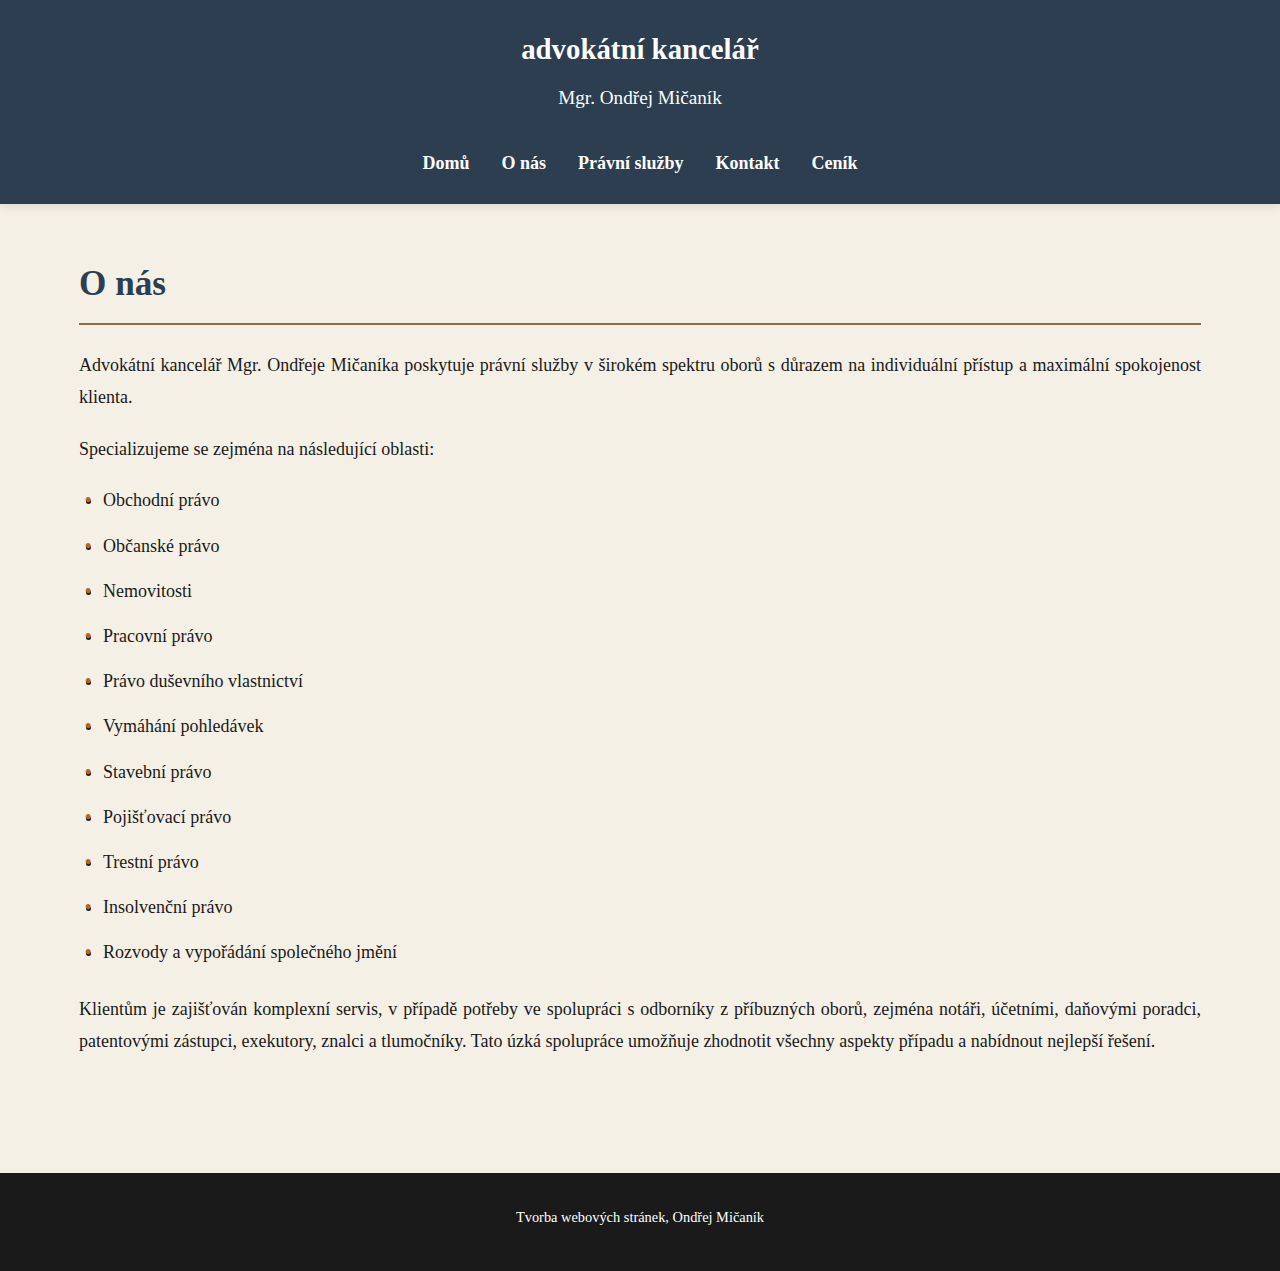
<file: ONas.html>
<!DOCTYPE html>
<html lang="cs">
<head>
    <meta charset="UTF-8">
    <meta name="viewport" content="width=device-width, initial-scale=1.0">
    <title>O nás | Advokátní kancelář Mgr. Ondřej Mičaník</title>
    <link rel="stylesheet" href="style.css">
</head>
<body>
    <header>
        <div class="container header-container">
            <div class="logo">
                <div>advokátní kancelář</div>
                <h1>Mgr. Ondřej Mičaník</h1>
            </div>
            <nav>
                <ul>
                    <li><a href="index.html">Domů</a></li>
                    <li><a href="onas.html">O nás</a></li>
                    <li><a href="pravni-sluzby.html">Právní služby</a></li>
                    <li><a href="kontakt.html">Kontakt</a></li>
                    <li><a href="cenik.html">Ceník</a></li>
                </ul>
            </nav>
        </div>
    </header>

    <main class="container">
        <section class="content-section">
            <h2>O nás</h2>
            
            <p>Advokátní kancelář Mgr. Ondřeje Mičaníka poskytuje právní služby v širokém spektru oborů s důrazem na individuální přístup a maximální spokojenost klienta.</p>
            
            <p>Specializujeme se zejména na následující oblasti:</p>
            
            <ul>
                <li>Obchodní právo</li>
                <li>Občanské právo</li>
                <li>Nemovitosti</li>
                <li>Pracovní právo</li>
                <li>Právo duševního vlastnictví</li>
                <li>Vymáhání pohledávek</li>
                <li>Stavební právo</li>
                <li>Pojišťovací právo</li>
                <li>Trestní právo</li>
                <li>Insolvenční právo</li>
                <li>Rozvody a vypořádání společného jmění</li>
            </ul>
            
            <p>Klientům je zajišťován komplexní servis, v případě potřeby ve spolupráci s odborníky z příbuzných oborů, zejména notáři, účetními, daňovými poradci, patentovými zástupci, exekutory, znalci a tlumočníky. Tato úzká spolupráce umožňuje zhodnotit všechny aspekty případu a nabídnout nejlepší řešení.</p>
        </section>
    </main>

    <footer>
        <div class="container">
            <p>Tvorba webových stránek, Ondřej Mičaník</p>
        </div>
    </footer>
</body>
</html>
</file>
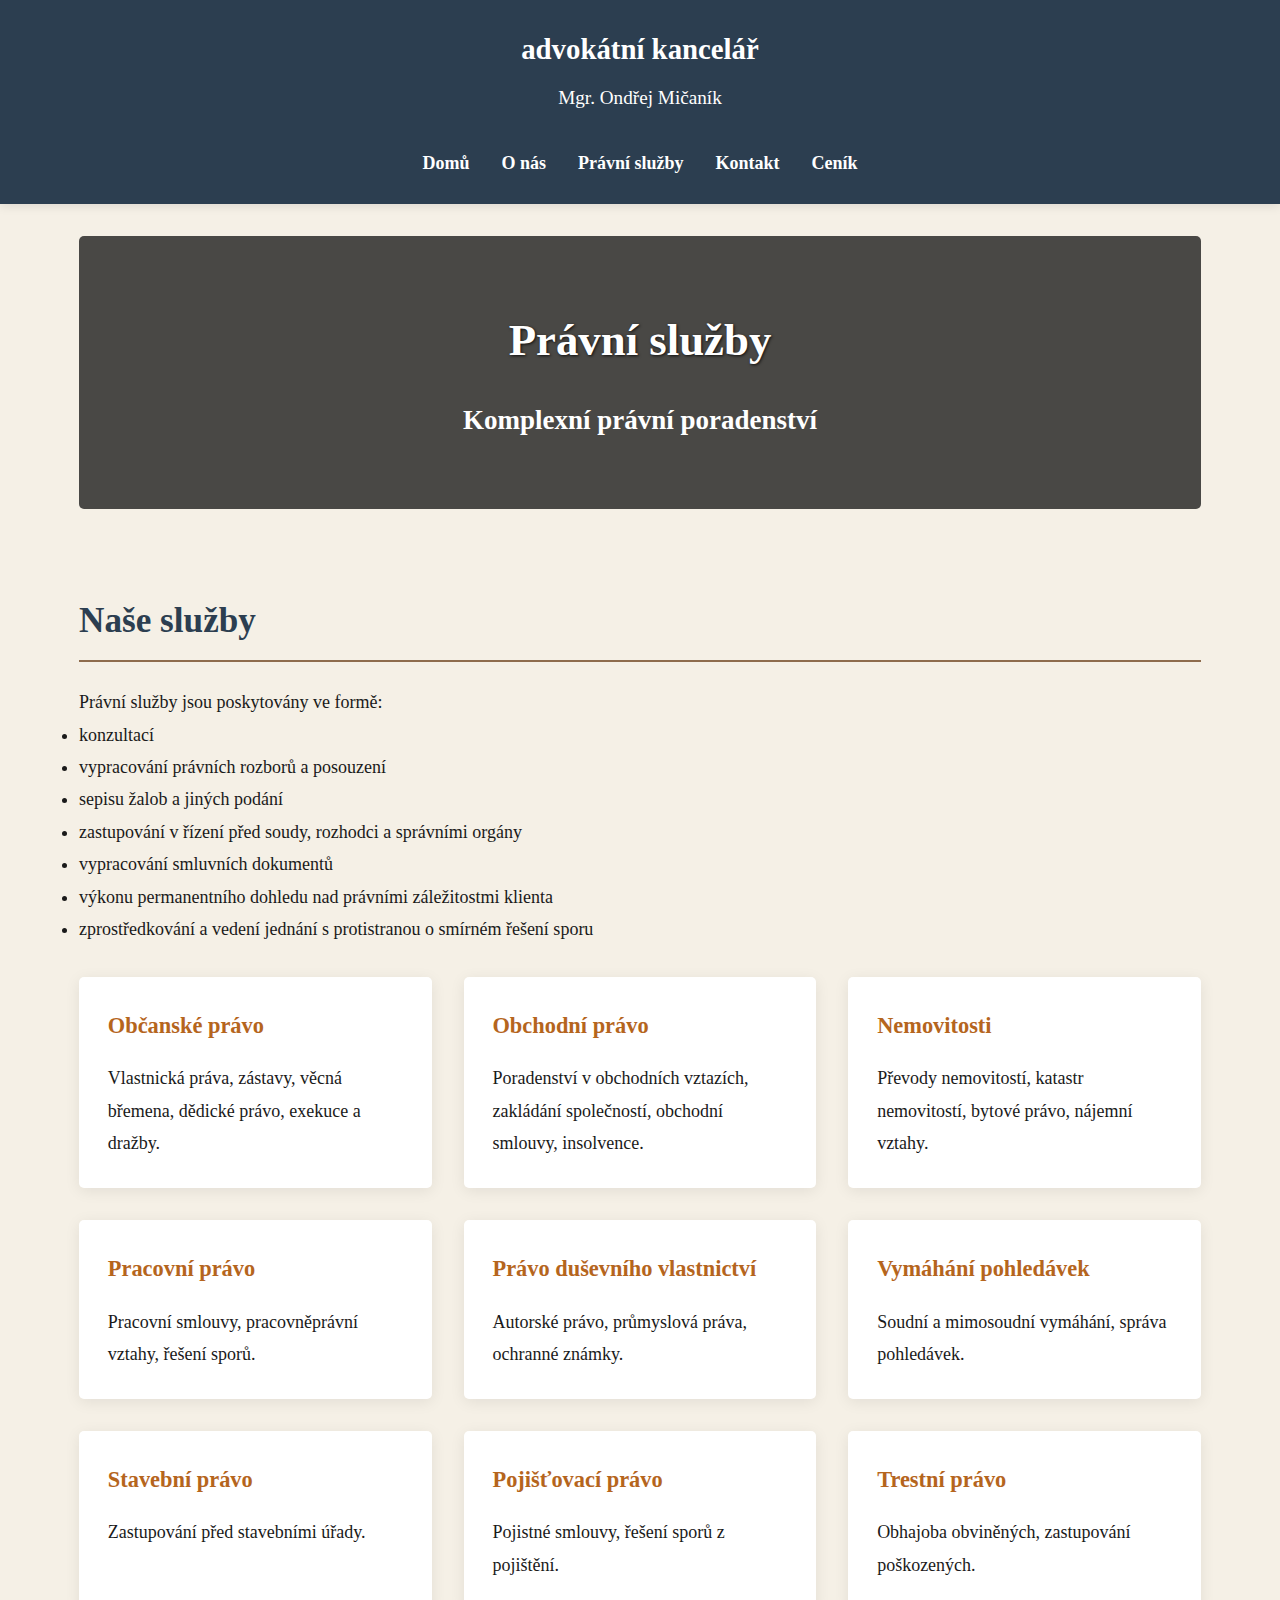
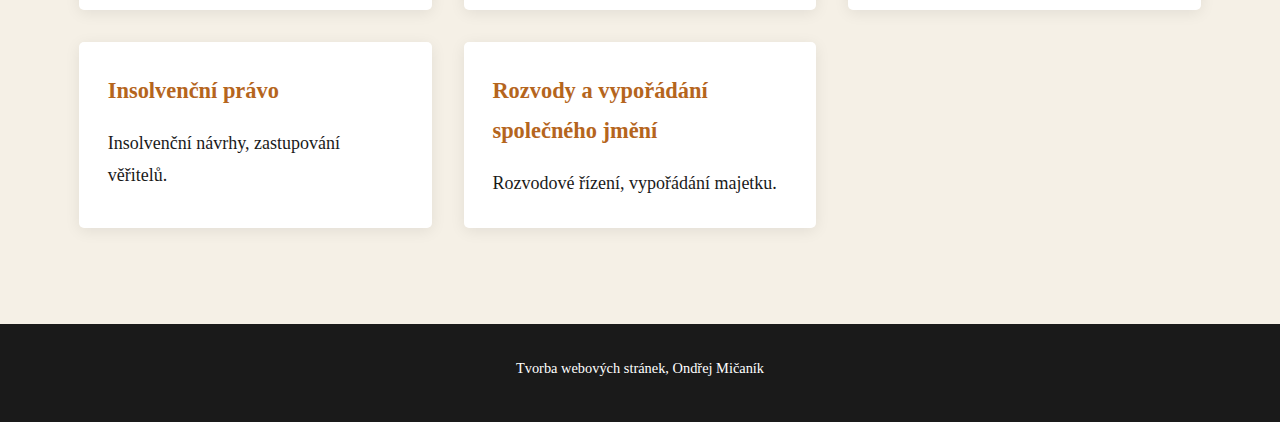
<file: pravni-sluzby.html>
<!DOCTYPE html>
<html lang="cs">
<head>
    <meta charset="UTF-8">
    <meta name="viewport" content="width=device-width, initial-scale=1.0">
    <title>Právní služby | Advokátní kancelář Mgr. Ondřej Mičaník</title>
    <style>
        /* Všechny styly z index.html */
        :root {
            --primary: #2c3e50;
            --secondary: #8e6c4d;
            --accent: #b5651d;
            --light: #f5f0e6;
            --dark: #1a1a1a;
        }
        
        * {
            margin: 0;
            padding: 0;
            box-sizing: border-box;
        }
        
        body {
            font-family: 'Georgia', serif;
            line-height: 1.8;
            color: var(--dark);
            background-color: var(--light);
            font-size: 18px;
        }
        
        .container {
            width: 90%;
            max-width: 1200px;
            margin: 0 auto;
            padding: 0 15px;
        }
        
        header {
            background-color: var(--primary);
            color: white;
            padding: 1.5rem 0;
            text-align: center;
            box-shadow: 0 2px 10px rgba(0,0,0,0.1);
        }
        
        .header-container {
            display: flex;
            flex-direction: column;
            align-items: center;
        }
        
        .logo {
            font-size: 1.8rem;
            font-weight: bold;
            margin-bottom: 0.5rem;
        }
        
        .logo h1 {
            font-size: 1.2rem;
            font-weight: normal;
            margin-top: 0.3rem;
        }
        
        nav ul {
            display: flex;
            list-style: none;
            margin-top: 1.5rem;
            flex-wrap: wrap;
            justify-content: center;
        }
        
        nav ul li {
            margin: 0 1rem;
        }
        
        nav ul li a {
            color: white;
            text-decoration: none;
            font-weight: bold;
            padding: 0.5rem 0;
            position: relative;
            transition: color 0.3s;
        }
        
        nav ul li a:hover {
            color: var(--accent);
        }
        
        nav ul li a::after {
            content: '';
            position: absolute;
            bottom: 0;
            left: 0;
            width: 0;
            height: 2px;
            background-color: var(--accent);
            transition: width 0.3s;
        }
        
        nav ul li a:hover::after {
            width: 100%;
        }
        
        .services-dropdown {
            position: relative;
        }
        
        .dropdown {
            display: none;
            position: absolute;
            top: 100%;
            left: 0;
            background-color: white;
            min-width: 250px;
            box-shadow: 0 8px 16px rgba(0,0,0,0.2);
            z-index: 100;
            border-radius: 5px;
            overflow: hidden;
        }
        
        .services-dropdown:hover .dropdown {
            display: block;
        }
        
        .dropdown a {
            color: var(--dark);
            padding: 12px 16px;
            text-decoration: none;
            display: block;
            text-align: left;
            border-bottom: 1px solid #eee;
            transition: background 0.3s;
        }
        
        .dropdown a:hover {
            background-color: var(--light);
            color: var(--accent);
        }
        
        .hero {
            text-align: center;
            padding: 4rem 1rem;
            margin: 2rem 0;
            background: linear-gradient(rgba(0,0,0,0.7), rgba(0,0,0,0.7)), url('https://via.placeholder.com/1200x600?text=Právní+Služby');
            background-size: cover;
            background-position: center;
            color: white;
            border-radius: 5px;
        }
        
        .hero h1 {
            font-size: 2.8rem;
            margin-bottom: 1rem;
            text-shadow: 1px 1px 3px rgba(0,0,0,0.8);
        }
        
        .content-section {
            padding: 3rem 0;
        }
        
        .content-section h2 {
            color: var(--primary);
            margin-bottom: 1.5rem;
            padding-bottom: 0.5rem;
            border-bottom: 2px solid var(--secondary);
            font-size: 2.2rem;
        }
        
        .services-grid {
            display: grid;
            grid-template-columns: repeat(auto-fit, minmax(300px, 1fr));
            gap: 2rem;
            margin-top: 2rem;
        }
        
        .service-item {
            background: white;
            padding: 1.8rem;
            border-radius: 5px;
            box-shadow: 0 3px 15px rgba(0,0,0,0.08);
            transition: transform 0.3s, box-shadow 0.3s;
        }
        
        .service-item:hover {
            transform: translateY(-5px);
            box-shadow: 0 10px 25px rgba(0,0,0,0.15);
            border-left: 4px solid var(--accent);
        }
        
        .service-item h3 {
            color: var(--accent);
            margin-bottom: 1rem;
            font-size: 1.4rem;
        }
        
        .service-link {
            cursor: pointer;
            color: var(--accent);
            text-decoration: none;
            transition: all 0.3s;
            font-weight: bold;
        }
        
        .service-link:hover {
            color: var(--primary);
            text-decoration: underline;
        }
        
        footer {
            background-color: var(--dark);
            color: white;
            text-align: center;
            padding: 2rem 0;
            margin-top: 3rem;
            font-size: 0.9rem;
        }
        
        footer p {
            margin-bottom: 0.5rem;
        }
        
        .modal {
            display: none;
            position: fixed;
            top: 0;
            left: 0;
            width: 100%;
            height: 100%;
            background-color: rgba(0,0,0,0.7);
            justify-content: center;
            align-items: center;
            z-index: 1000;
            overflow-y: auto;
        }
        
        .modal-content {
            background-color: white;
            padding: 40px;
            border-radius: 10px;
            width: 90%;
            max-width: 900px;
            position: relative;
            max-height: 90vh;
            overflow-y: auto;
            box-shadow: 0 5px 25px rgba(0,0,0,0.3);
            line-height: 1.8;
            font-size: 18px;
        }
        
        .close {
            position: absolute;
            top: 15px;
            right: 15px;
            font-size: 2rem;
            cursor: pointer;
            color: #333;
            transition: color 0.3s;
        }
        
        .close:hover {
            color: var(--accent);
        }
        
        .service-details h2 {
            color: var(--accent);
            margin-bottom: 1.5rem;
            font-size: 2.2rem;
            border-bottom: 2px solid var(--secondary);
            padding-bottom: 10px;
        }
        
        .service-details h3 {
            color: var(--primary);
            margin: 2rem 0 1rem;
            font-size: 1.6rem;
        }
        
        .service-details ul {
            padding-left: 1.5rem;
            margin-bottom: 1.5rem;
        }
        
        .service-details li {
            margin-bottom: 0.8rem;
            position: relative;
            padding-left: 1.5rem;
        }
        
        .service-details li::before {
            content: "•";
            color: var(--accent);
            font-weight: bold;
            display: inline-block;
            width: 1em;
            margin-left: -1.5rem;
            position: absolute;
            left: 0;
        }
        
        @media (max-width: 768px) {
            nav ul {
                flex-direction: column;
                align-items: center;
            }
            
            nav ul li {
                margin: 0.5rem 0;
            }
            
            .hero {
                padding: 2.5rem 1rem;
            }
            
            .hero h1 {
                font-size: 2.2rem;
            }
            
            .services-grid {
                grid-template-columns: 1fr;
            }
            
            .content-section h2 {
                font-size: 1.8rem;
            }
            
            .services-dropdown .dropdown {
                position: static;
                min-width: 100%;
            }
            
            .modal-content {
                padding: 20px;
            }
        }
    </style>
</head>
<body>
    <header>
        <div class="container header-container">
            <div class="logo">
                <div>advokátní kancelář</div>
                <h1>Mgr. Ondřej Mičaník</h1>
            </div>
            <nav>
                <ul>
                    <li><a href="index.html">Domů</a></li>
                    <li><a href="onas.html">O nás</a></li>
                    <li class="services-dropdown">
                        <a href="pravni-sluzby.html">Právní služby</a>
                        <div class="dropdown">
                            <a class="service-link" onclick="openServiceModal('obcanske-pravo')">Občanské právo</a>
                            <a class="service-link" onclick="openServiceModal('obchodni-pravo')">Obchodní právo</a>
                            <a class="service-link" onclick="openServiceModal('nemovitosti')">Nemovitosti</a>
                            <a class="service-link" onclick="openServiceModal('pracovni-pravo')">Pracovní právo</a>
                            <a class="service-link" onclick="openServiceModal('dusevni-vlastnictvi')">Právo duševního vlastnictví</a>
                            <a class="service-link" onclick="openServiceModal('vymahani')">Vymáhání pohledávek</a>
                            <a class="service-link" onclick="openServiceModal('stavebni-pravo')">Stavební právo</a>
                            <a class="service-link" onclick="openServiceModal('pojistovaci-pravo')">Pojišťovací právo</a>
                            <a class="service-link" onclick="openServiceModal('trestni-pravo')">Trestní právo</a>
                            <a class="service-link" onclick="openServiceModal('insolvencni-pravo')">Insolvenční právo</a>
                            <a class="service-link" onclick="openServiceModal('rozvody')">Rozvody a vypořádání</a>
                        </div>
                    </li>
                    <li><a href="kontakt.html">Kontakt</a></li>
                    <li><a href="cenik.html">Ceník</a></li>
                </ul>
            </nav>
        </div>
    </header>

    <main class="container">
        <section class="hero">
            <h1>Právní služby</h1>
            <h2>Komplexní právní poradenství</h2>
        </section>

        <section class="content-section">
            <h2>Naše služby</h2>
            
            <p>Právní služby jsou poskytovány ve formě:</p>
            
            <ul>
                <li>konzultací</li>
                <li>vypracování právních rozborů a posouzení</li>
                <li>sepisu žalob a jiných podání</li>
                <li>zastupování v řízení před soudy, rozhodci a správními orgány</li>
                <li>vypracování smluvních dokumentů</li>
                <li>výkonu permanentního dohledu nad právními záležitostmi klienta</li>
                <li>zprostředkování a vedení jednání s protistranou o smírném řešení sporu</li>
            </ul>
            
            <div class="services-grid">
                <div class="service-item">
                    <h3><a class="service-link" onclick="openServiceModal('obcanske-pravo')">Občanské právo</a></h3>
                    <p>Vlastnická práva, zástavy, věcná břemena, dědické právo, exekuce a dražby.</p>
                </div>
                
                <div class="service-item">
                    <h3><a class="service-link" onclick="openServiceModal('obchodni-pravo')">Obchodní právo</a></h3>
                    <p>Poradenství v obchodních vztazích, zakládání společností, obchodní smlouvy, insolvence.</p>
                </div>
                
                <div class="service-item">
                    <h3><a class="service-link" onclick="openServiceModal('nemovitosti')">Nemovitosti</a></h3>
                    <p>Převody nemovitostí, katastr nemovitostí, bytové právo, nájemní vztahy.</p>
                </div>
                
                <div class="service-item">
                    <h3><a class="service-link" onclick="openServiceModal('pracovni-pravo')">Pracovní právo</a></h3>
                    <p>Pracovní smlouvy, pracovněprávní vztahy, řešení sporů.</p>
                </div>
                
                <div class="service-item">
                    <h3><a class="service-link" onclick="openServiceModal('dusevni-vlastnictvi')">Právo duševního vlastnictví</a></h3>
                    <p>Autorské právo, průmyslová práva, ochranné známky.</p>
                </div>
                
                <div class="service-item">
                    <h3><a class="service-link" onclick="openServiceModal('vymahani')">Vymáhání pohledávek</a></h3>
                    <p>Soudní a mimosoudní vymáhání, správa pohledávek.</p>
                </div>
                
                <div class="service-item">
                    <h3><a class="service-link" onclick="openServiceModal('stavebni-pravo')">Stavební právo</a></h3>
                    <p>Zastupování před stavebními úřady.</p>
                </div>
                
                <div class="service-item">
                    <h3><a class="service-link" onclick="openServiceModal('pojistovaci-pravo')">Pojišťovací právo</a></h3>
                    <p>Pojistné smlouvy, řešení sporů z pojištění.</p>
                </div>
                
                <div class="service-item">
                    <h3><a class="service-link" onclick="openServiceModal('trestni-pravo')">Trestní právo</a></h3>
                    <p>Obhajoba obviněných, zastupování poškozených.</p>
                </div>
                
                <div class="service-item">
                    <h3><a class="service-link" onclick="openServiceModal('insolvencni-pravo')">Insolvenční právo</a></h3>
                    <p>Insolvenční návrhy, zastupování věřitelů.</p>
                </div>
                
                <div class="service-item">
                    <h3><a class="service-link" onclick="openServiceModal('rozvody')">Rozvody a vypořádání společného jmění</a></h3>
                    <p>Rozvodové řízení, vypořádání majetku.</p>
                </div>
            </div>
        </section>
    </main>

    <footer>
        <div class="container">
            <p>Tvorba webových stránek, Ondřej Mičaník</p>
        </div>
    </footer>

    <div id="serviceModal" class="modal">
        <div class="modal-content">
            <span class="close" onclick="closeServiceModal()">&times;</span>
            <div class="service-details" id="serviceDetails"></div>
        </div>
    </div>

    <script>
        function openServiceModal(serviceId) {
            const serviceContent = getServiceContent(serviceId);
            document.getElementById('serviceDetails').innerHTML = serviceContent;
            document.getElementById('serviceModal').style.display = 'flex';
        }
        
        function closeServiceModal() {
            document.getElementById('serviceModal').style.display = 'none';
        }
        
        function getServiceContent(serviceId) {
            const services = {
                'obcanske-pravo': `
                    <h2>Občanské právo</h2>
                    <h3>Vlastnické právo, zástavní právo, věcná břemena</h3>
                    <ul>
                        <li>převody vlastnického práva (nemovitosti, byty, podíly)</li>
                        <li>soudní ochrana vlastnického práva</li>
                        <li>zrušení a vypořádání spoluvlastnictví</li>
                        <li>vypořádání společného jmění manželů v souvislosti s rozvodem</li>
                        <li>soudní spory o vlastnictví</li>
                        <li>problematika věcných břemen</li>
                        <li>zástavní právo</li>
                    </ul>
                    
                    <h3>Občanskoprávní závazky</h3>
                    <ul>
                        <li>sepis a konzultace občanskoprávních smluv (kupní smlouvy, smlouvy o dílo, nájemní smlouvy apod.)</li>
                        <li>problematika náhrada škody a bezdůvodného obohacení</li>
                        <li>řešení sporů z občanskoprávních vztahů soudní i mimosoudní cestou zajištění závazků</li>
                        <li>vymáhání pohledávek z občanskoprávních závazkových vztahů</li>
                        <li>ochrana osobnosti (zejména vymáhání peněžitého zadostiučinění)</li>
                    </ul>
                    
                    <h3>Dědické právo</h3>
                    <ul>
                        <li>pomoc při sepisu závěti, listin o vydědění a dohod dědictví</li>
                        <li>zastupování v řízení o dědictví</li>
                    </ul>
                    
                    <h3>Exekuce a veřejné dražby</h3>
                    <ul>
                        <li>zastupování v exekučním řízení (návrhy na exekuce, obrana před exekucí)</li>
                        <li>problematika veřejných dražeb</li>
                    </ul>
                    
                    <p>Více viz. <a class="service-link" onclick="openServiceModal('nemovitosti')">Nemovitosti</a></p>
                `,
                'obchodni-pravo': `
                    <h2>Obchodní právo</h2>
                    <ul>
                        <li>zakládání a transformace obchodních společností</li>
                        <li>právní poradenství pro podnikatele a společnosti</li>
                        <li>obchodní smlouvy (kupní, dodavatelské, distribuce, franchising)</li>
                        <li>ochrana hospodářské soutěže</li>
                        <li>fúze a akvizice společností</li>
                        <li>likvidace společností</li>
                        <li>právo obchodních korporací (vztahy mezi společníky, valné hromady)</li>
                        <li>řešení obchodněprávních sporů</li>
                        <li>insolvence a reorganizace společností</li>
                    </ul>
                `,
                'nemovitosti': `
                    <h2>Nemovitosti</h2>
                    <ul>
                        <li>příprava smluv o převodech nemovitostí a bytů</li>
                        <li>převody členství v bytových družstvech</li>
                        <li>vypracování návrhů na zápis práv do katastru nemovitostí</li>
                        <li>zastupování v řízení před katastrálním úřadem</li>
                        <li>zástavní práva a věcná břemena k nemovitostem</li>
                        <li>bytové právo - nájem a podnájem bytů - smlouvy, výpovědi z nájmu</li>
                        <li>vypořádání bydlení v souvislosti s rozvodem</li>
                        <li>zakládání společenství vlastníků jednotek a bytových družstev, zpracování jejich stanov</li>
                        <li>nebytové prostory - smlouvy o nájmu a podnájmu</li>
                        <li>řešení sporů souvisejících s vlastnictvím a nájmem nemovitostí, bytů a nebytových prostor (žaloby o určení vlastnického práva, žaloby na ochranu vlastnického práva, spory o platnost nájemních smluv, spory týkající se skončení nájemních vztahů apod.)</li>
                    </ul>
                `,
                'pracovni-pravo': `
                    <h2>Pracovní právo</h2>
                    <ul>
                        <li>příprava a konzultace pracovních smluv</li>
                        <li>konzultace pracovněprávních úkonů zaměstnavatele (jmenování a odvolávání vedoucích zaměstnanců, rozvázání pracovního poměru apod.)</li>
                        <li>manažerské smlouvy</li>
                        <li>náhrada škody v pracovněprávních vztazích - dohody o hmotné odpovědnosti</li>
                        <li>zpracování interních pracovněprávních dokumentů zaměstnavatele (pracovní řády, prémiové řády apod.)</li>
                        <li>zastupování v pracovněprávních sporech</li>
                    </ul>
                `,
                'dusevni-vlastnictvi': `
                    <h2>Právo duševního vlastnictví</h2>
                    <ul>
                        <li>autorské právo a práva související s právem autorským</li>
                        <li>průmyslová práva (patenty, užitné vzory, průmyslové vzory)</li>
                        <li>ochranné známky - registrace, převody, licence, ochrana před neoprávněnými zásahy</li>
                        <li>zastoupení v řízení před Úřadem průmyslového vlastnictví</li>
                        <li>soudní spory související s duševním vlastnictvím</li>
                    </ul>
                `,
                'vymahani': `
                    <h2>Vymáhání pohledávek</h2>
                    <ul>
                        <li>vymáhání pohledávek cestou soudního, rozhodčího řízení</li>
                        <li>mimosoudní vymáhání pohledávek (vyjednání a zpracování dohod o splácení dluhu)</li>
                        <li>zprostředkování odprodeje a odkupu pohledávek</li>
                        <li>zajištění pohledávek (zástavní práva, směnky, zajišťovací převody práv)</li>
                        <li>vymáhání pohledávek v rámci exekuce</li>
                        <li>evidence a správa pohledávek věřitelů</li>
                        <li>uplatňování pohledávek v insolvenčním řízení</li>
                    </ul>
                `,
                'stavebni-pravo': `
                    <h2>Stavební právo</h2>
                    <ul>
                        <li>zastupování v řízení před stavebními úřady</li>
                    </ul>
                `,
                'pojistovaci-pravo': `
                    <h2>Pojišťovací právo</h2>
                    <ul>
                        <li>konzultace pojistných smluv</li>
                        <li>uplatňování práv z pojistné smlouvy</li>
                        <li>řešení sporů z pojistných smluv</li>
                        <li>právní servis poskytovaný pojšťovacím zprostředkovatelům</li>
                    </ul>
                `,
                'trestni-pravo': `
                    <h2>Trestní právo</h2>
                    <ul>
                        <li>obhajoba obviněného v trestním řízení</li>
                        <li>zastupování poškozeného v trestním řízení při vymáhání náhrady škody způsobené trestným činem</li>
                        <li>zpracování trestních oznámení</li>
                        <li>poradenství podnikatelům a členům orgánů obchodních korporací při jejich činnosti za účelem prevence trestní odpovědnosti</li>
                    </ul>
                `,
                'insolvencni-pravo': `
                    <h2>Insolvenční právo</h2>
                    <ul>
                        <li>insolvenční návrhy</li>
                        <li>přihlášky pohledávek do insolvenčního řízení</li>
                        <li>zastupování věřitelů v insolvenčním řízení</li>
                        <li>zastoupení v incidenčních sporech</li>
                    </ul>
                `,
                'rozvody': `
                    <h2>Rozvody a vypořádání společného jmění</h2>
                    <ul>
                        <li>rozvody</li>
                        <li>soudní i mimosoudní vypořádání společného jmění</li>
                        <li>úprava rozsahu společného jmění</li>
                    </ul>
                `
            };
            
            return services[serviceId] || '<h2>Služba nenalezena</h2><p>Požadovaná služba není k dispozici.</p>';
        }
        
        window.onclick = function(event) {
            const modal = document.getElementById('serviceModal');
            if (event.target === modal) {
                closeServiceModal();
            }
        }
    </script>
</body>
</html>
</file>
<file: style.css>
/* Základní styly */
:root {
    --primary: #2c3e50;
    --secondary: #8e6c4d;
    --accent: #b5651d;
    --light: #f5f0e6;
    --dark: #1a1a1a;
}

* {
    margin: 0;
    padding: 0;
    box-sizing: border-box;
}

body {
    font-family: 'Georgia', serif;
    line-height: 1.8;
    color: var(--dark);
    background-color: var(--light);
    font-size: 18px;
}

.container {
    width: 90%;
    max-width: 1200px;
    margin: 0 auto;
    padding: 0 15px;
}

/* Hlavička */
header {
    background-color: var(--primary);
    color: white;
    padding: 1.5rem 0;
    text-align: center;
    box-shadow: 0 2px 10px rgba(0,0,0,0.1);
}

.header-container {
    display: flex;
    flex-direction: column;
    align-items: center;
}

.logo {
    font-size: 1.8rem;
    font-weight: bold;
    margin-bottom: 0.5rem;
}

.logo h1 {
    font-size: 1.2rem;
    font-weight: normal;
    margin-top: 0.3rem;
}

nav ul {
    display: flex;
    list-style: none;
    margin-top: 1.5rem;
    flex-wrap: wrap;
    justify-content: center;
}

nav ul li {
    margin: 0 1rem;
}

nav ul li a {
    color: white;
    text-decoration: none;
    font-weight: bold;
    padding: 0.5rem 0;
    position: relative;
    transition: color 0.3s;
}

nav ul li a:hover {
    color: var(--accent);
}

nav ul li a::after {
    content: '';
    position: absolute;
    bottom: 0;
    left: 0;
    width: 0;
    height: 2px;
    background-color: var(--accent);
    transition: width 0.3s;
}

nav ul li a:hover::after {
    width: 100%;
}

/* Obsah */
.content-section {
    padding: 3rem 0;
}

.content-section h2 {
    color: var(--primary);
    margin-bottom: 1.5rem;
    padding-bottom: 0.5rem;
    border-bottom: 2px solid var(--secondary);
    font-size: 2.2rem;
}

.content-section h3 {
    color: var(--primary);
    margin: 1.5rem 0 1rem;
    font-size: 1.6rem;
}

.content-section p {
    margin-bottom: 1.2rem;
    text-align: justify;
}

.content-section strong {
    color: var(--primary);
}

.content-section ul {
    padding-left: 1.5rem;
    margin-bottom: 1.5rem;
}

.content-section li {
    margin-bottom: 0.8rem;
    position: relative;
}

.content-section li::before {
    content: "•";
    color: var(--accent);
    font-weight: bold;
    display: inline-block;
    width: 1em;
    margin-left: -1em;
}

.services-grid {
    display: grid;
    grid-template-columns: repeat(auto-fit, minmax(300px, 1fr));
    gap: 2rem;
    margin-top: 2rem;
}

.service-item {
    background: white;
    padding: 1.8rem;
    border-radius: 5px;
    box-shadow: 0 3px 15px rgba(0,0,0,0.08);
    transition: transform 0.3s;
}

.service-item:hover {
    transform: translateY(-5px);
}

.service-item h3 {
    color: var(--accent);
    margin-bottom: 1rem;
    font-size: 1.4rem;
}

/* Kontaktní informace */
.contact-info {
    background: white;
    padding: 2rem;
    border-radius: 5px;
    box-shadow: 0 3px 15px rgba(0,0,0,0.08);
    margin-top: 2rem;
    max-width: 600px;
    margin-left: auto;
    margin-right: auto;
}

.contact-info p {
    margin-bottom: 1rem;
    font-size: 1.1rem;
}

.office {
    margin-top: 2rem;
    padding-top: 1.5rem;
    border-top: 1px solid #ddd;
}

/* Patička */
footer {
    background-color: var(--dark);
    color: white;
    text-align: center;
    padding: 2rem 0;
    margin-top: 3rem;
    font-size: 0.9rem;
}

footer p {
    margin-bottom: 0.5rem;
}

/* Hero sekce */
.hero {
    text-align: center;
    padding: 4rem 1rem;
    margin: 2rem 0;
    background: linear-gradient(rgba(0,0,0,0.7), rgba(0,0,0,0.7)), url('https://via.placeholder.com/1200x600?text=Právní+Poradenství');
    background-size: cover;
    background-position: center;
    color: white;
    border-radius: 5px;
}

.hero h1 {
    font-size: 2.8rem;
    margin-bottom: 1rem;
    text-shadow: 1px 1px 3px rgba(0,0,0,0.8);
}

.hero h2 {
    font-size: 1.8rem;
    margin-bottom: 1.5rem;
    font-weight: normal;
    text-shadow: 1px 1px 2px rgba(0,0,0,0.8);
}

/* Responzivita */
@media (max-width: 768px) {
    nav ul {
        flex-direction: column;
        align-items: center;
    }
    
    nav ul li {
        margin: 0.5rem 0;
    }
    
    .hero {
        padding: 2.5rem 1rem;
    }
    
    .hero h1 {
        font-size: 2.2rem;
    }
    
    .hero h2 {
        font-size: 1.5rem;
    }
    
    .content-section h2 {
        font-size: 1.8rem;
    }
}
</file>
